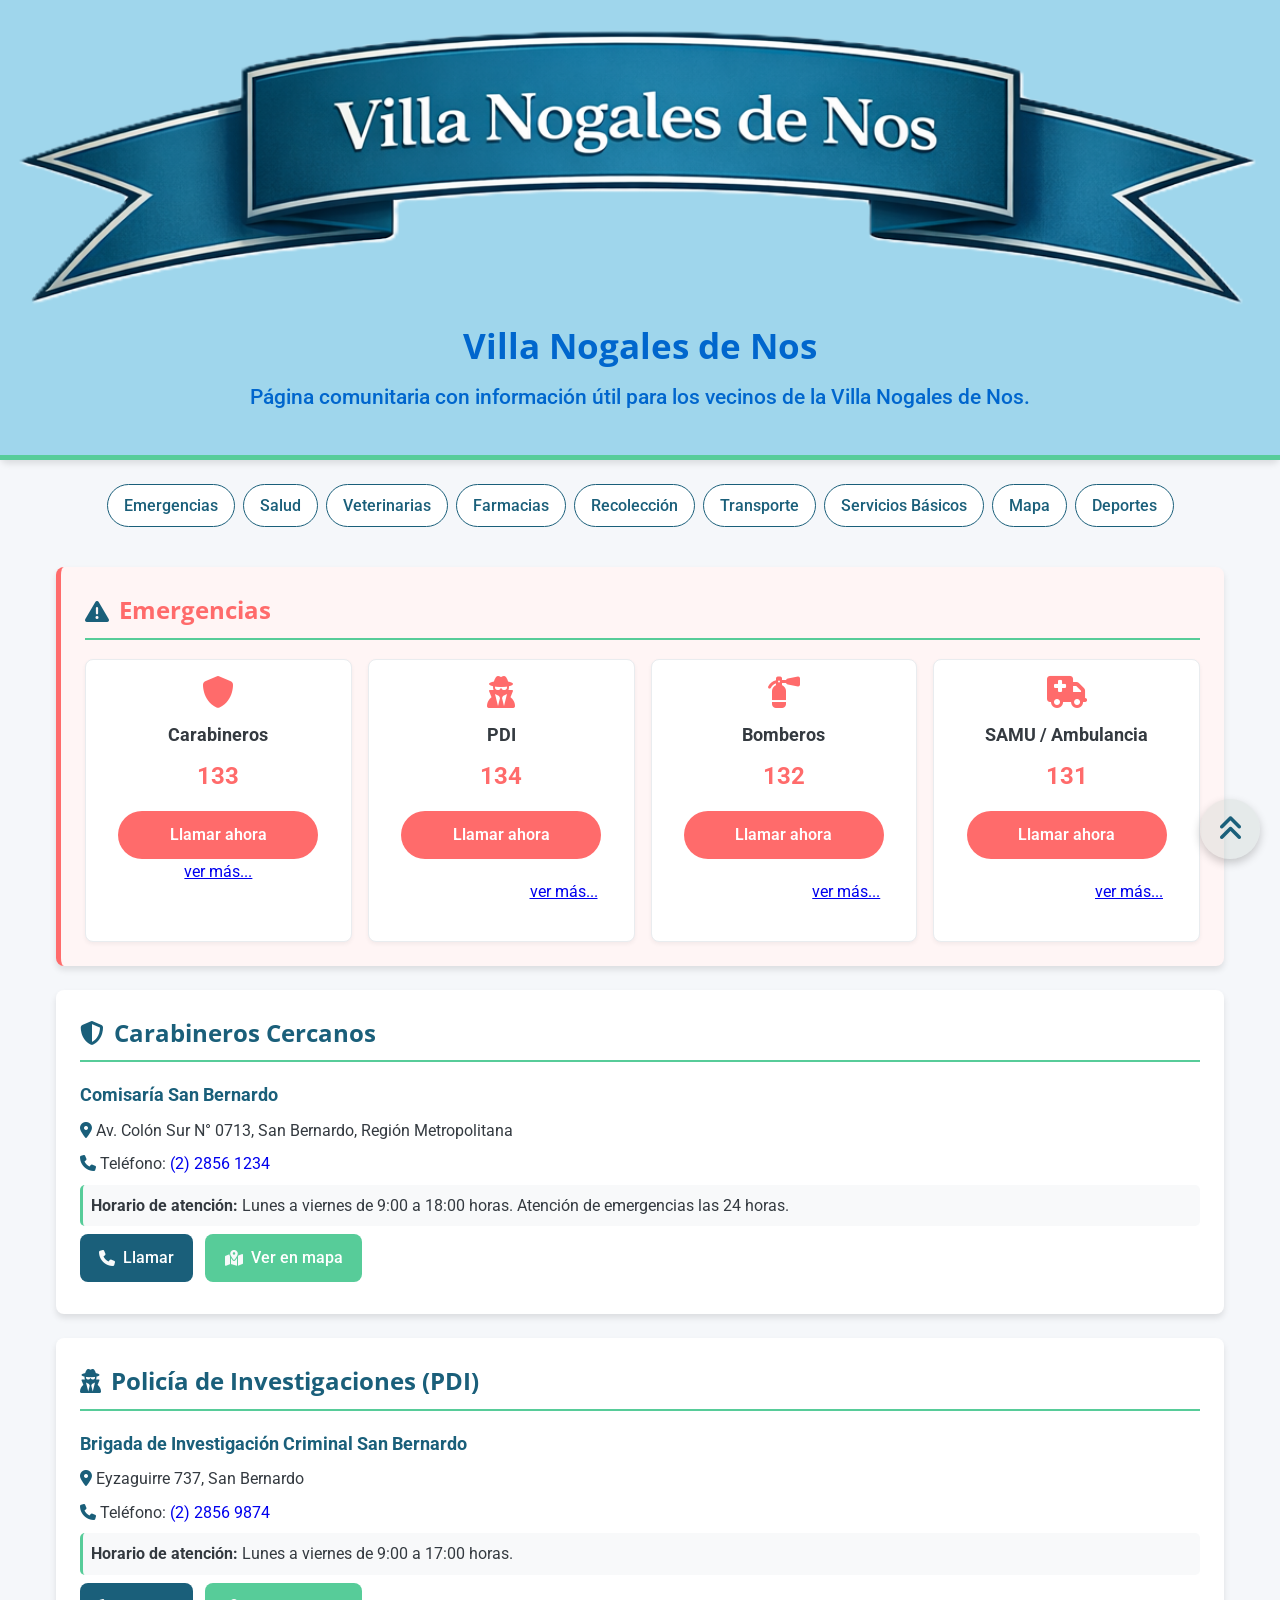
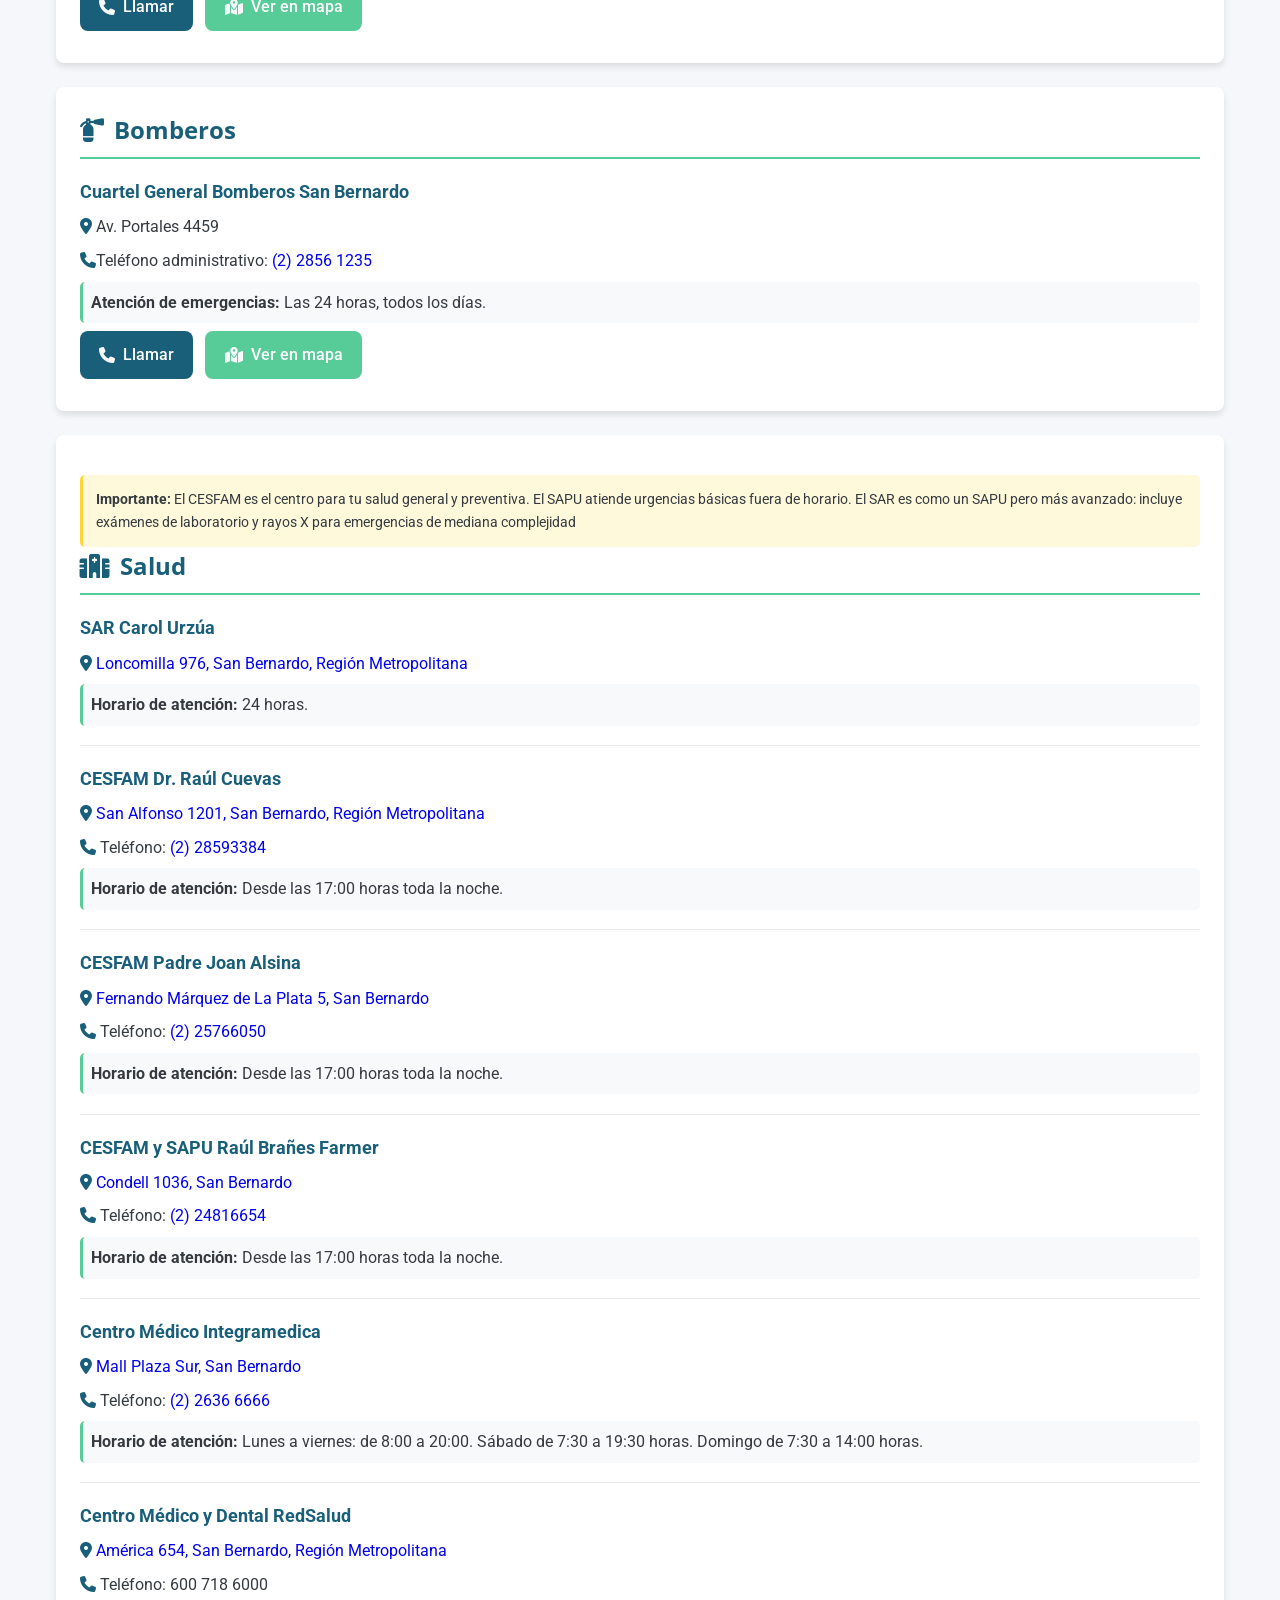
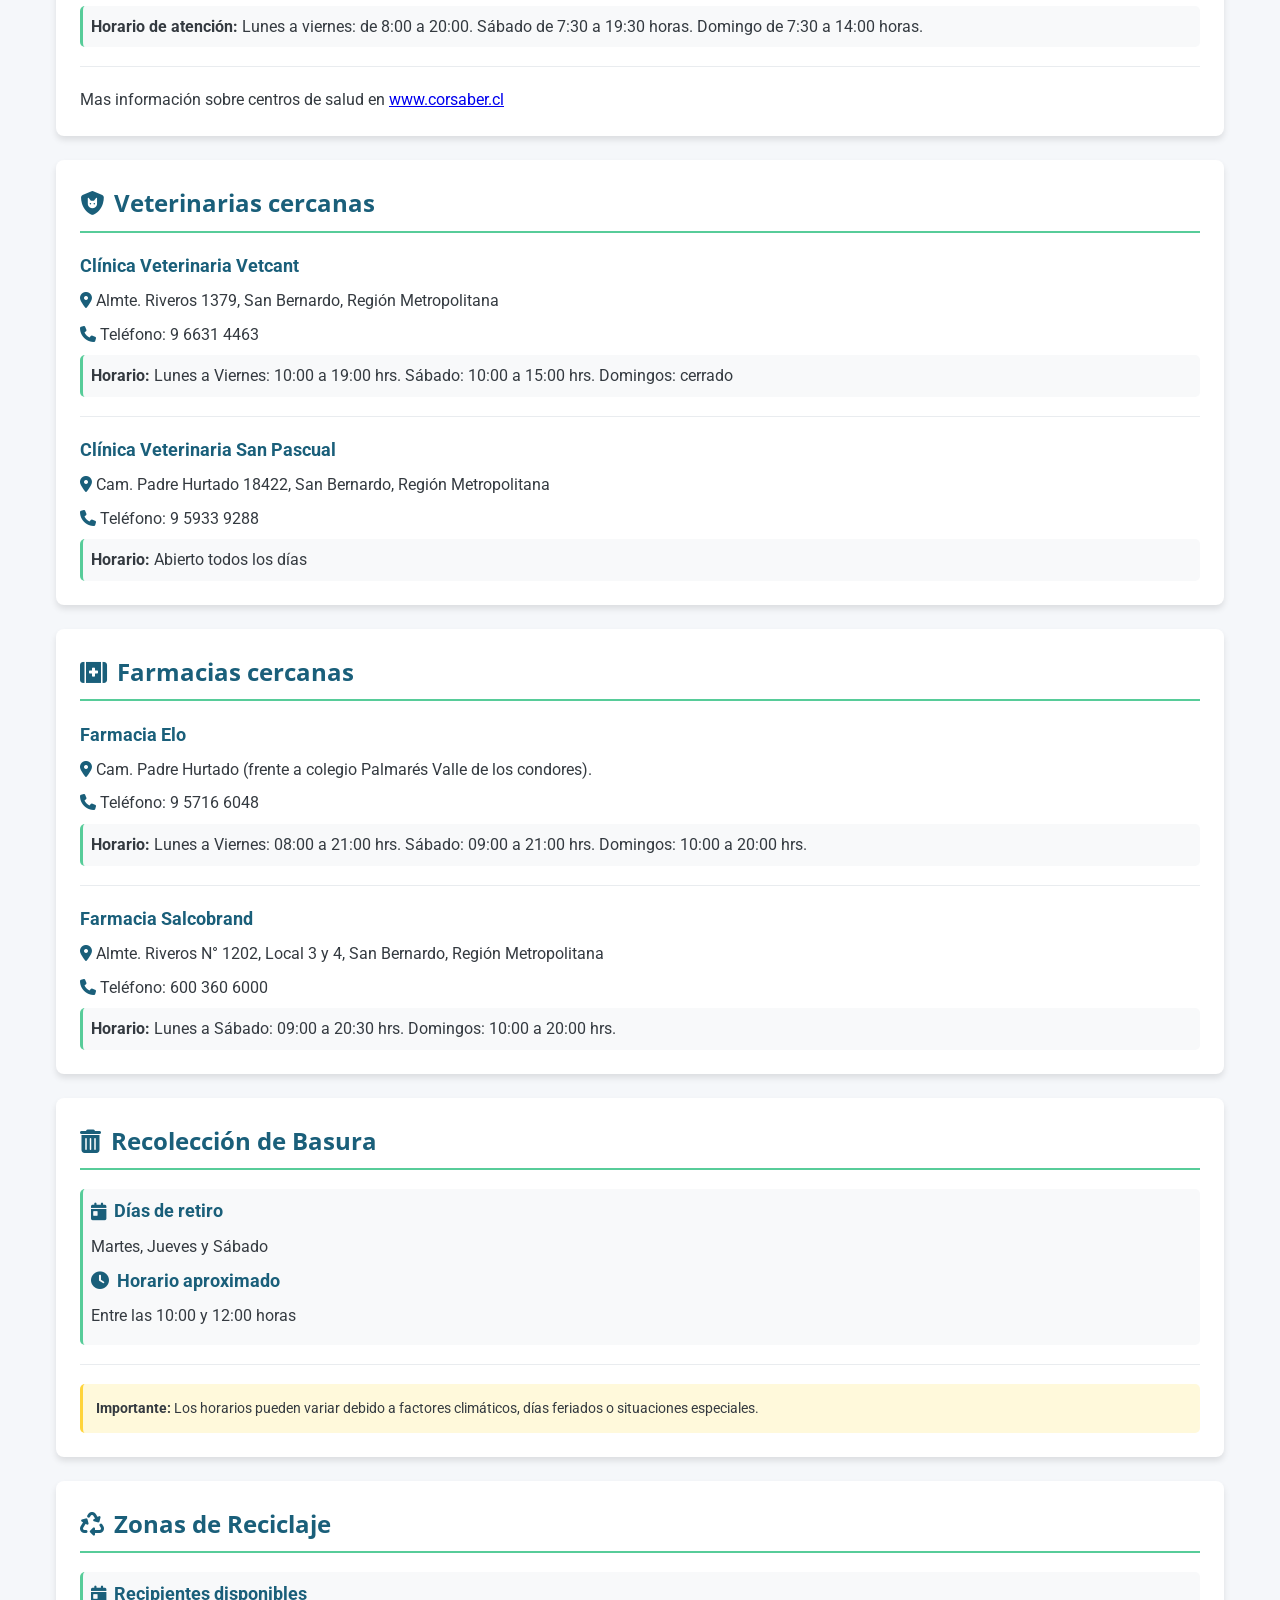
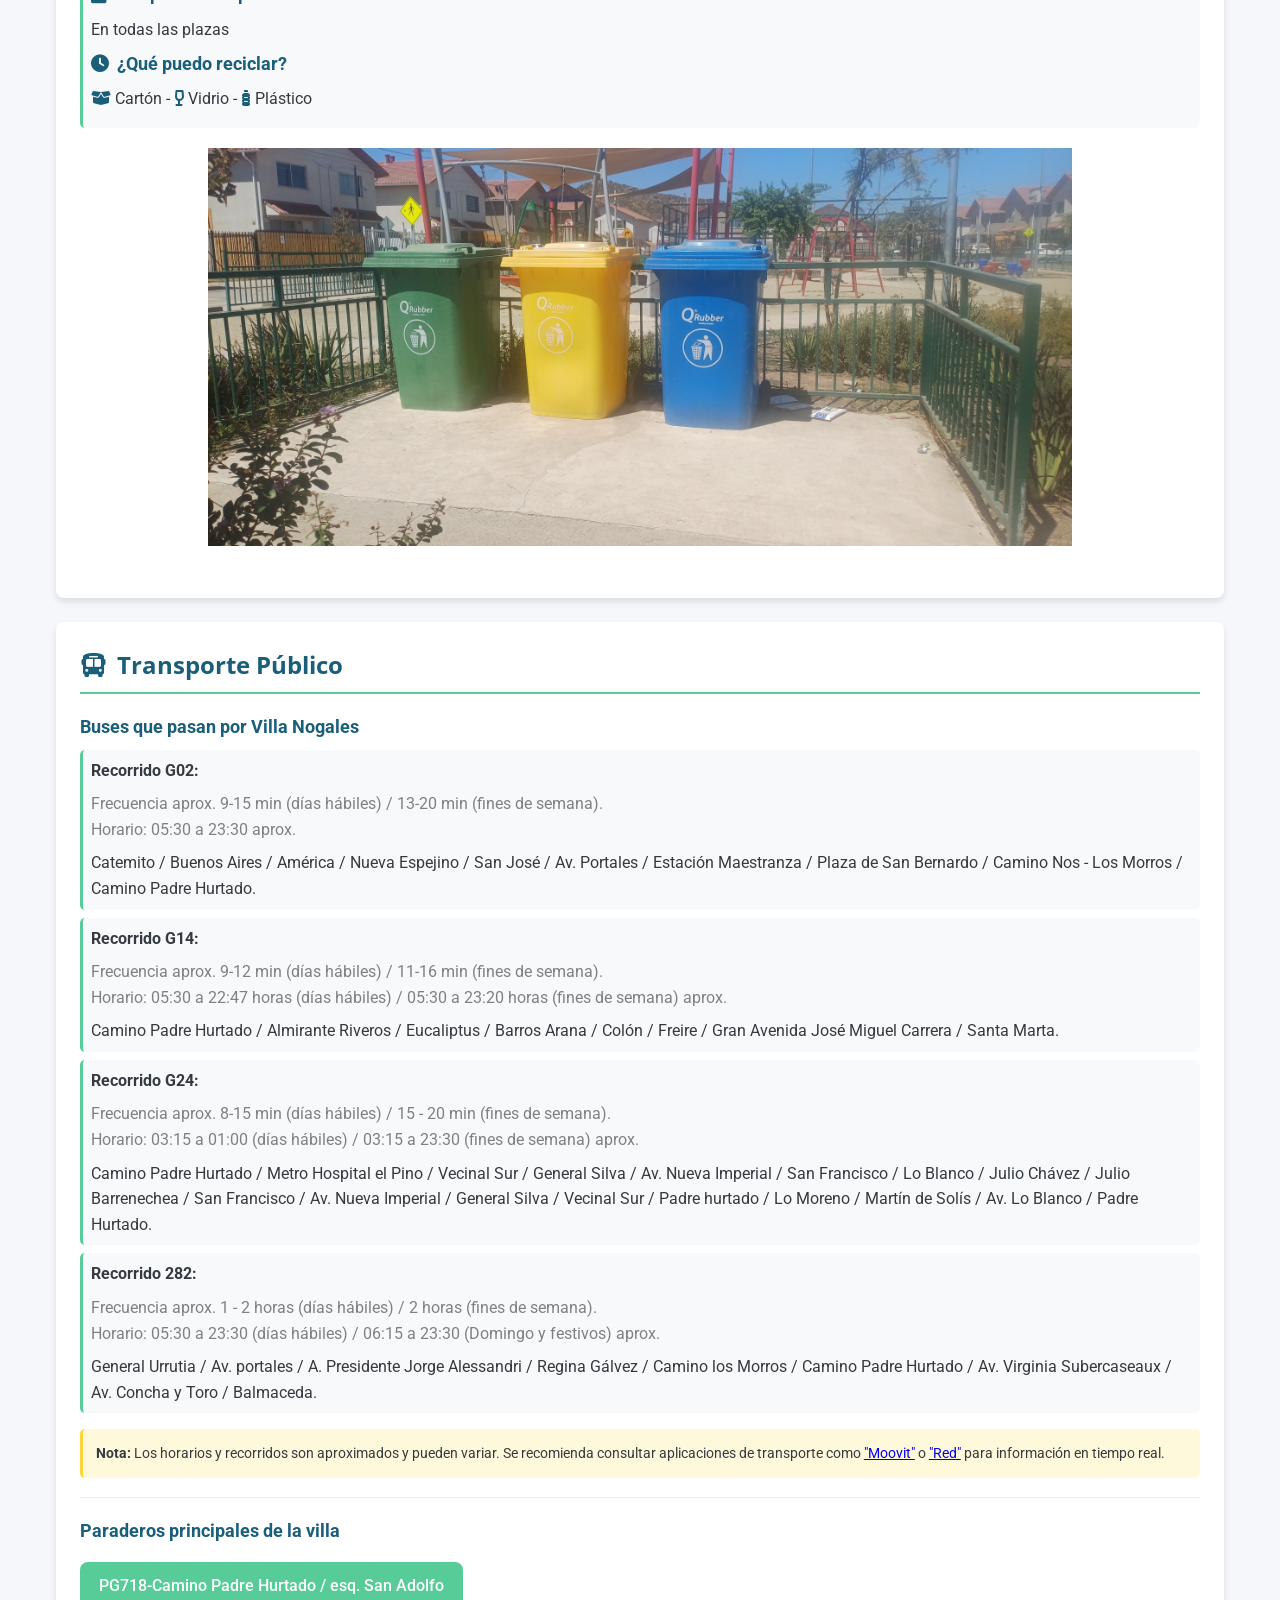
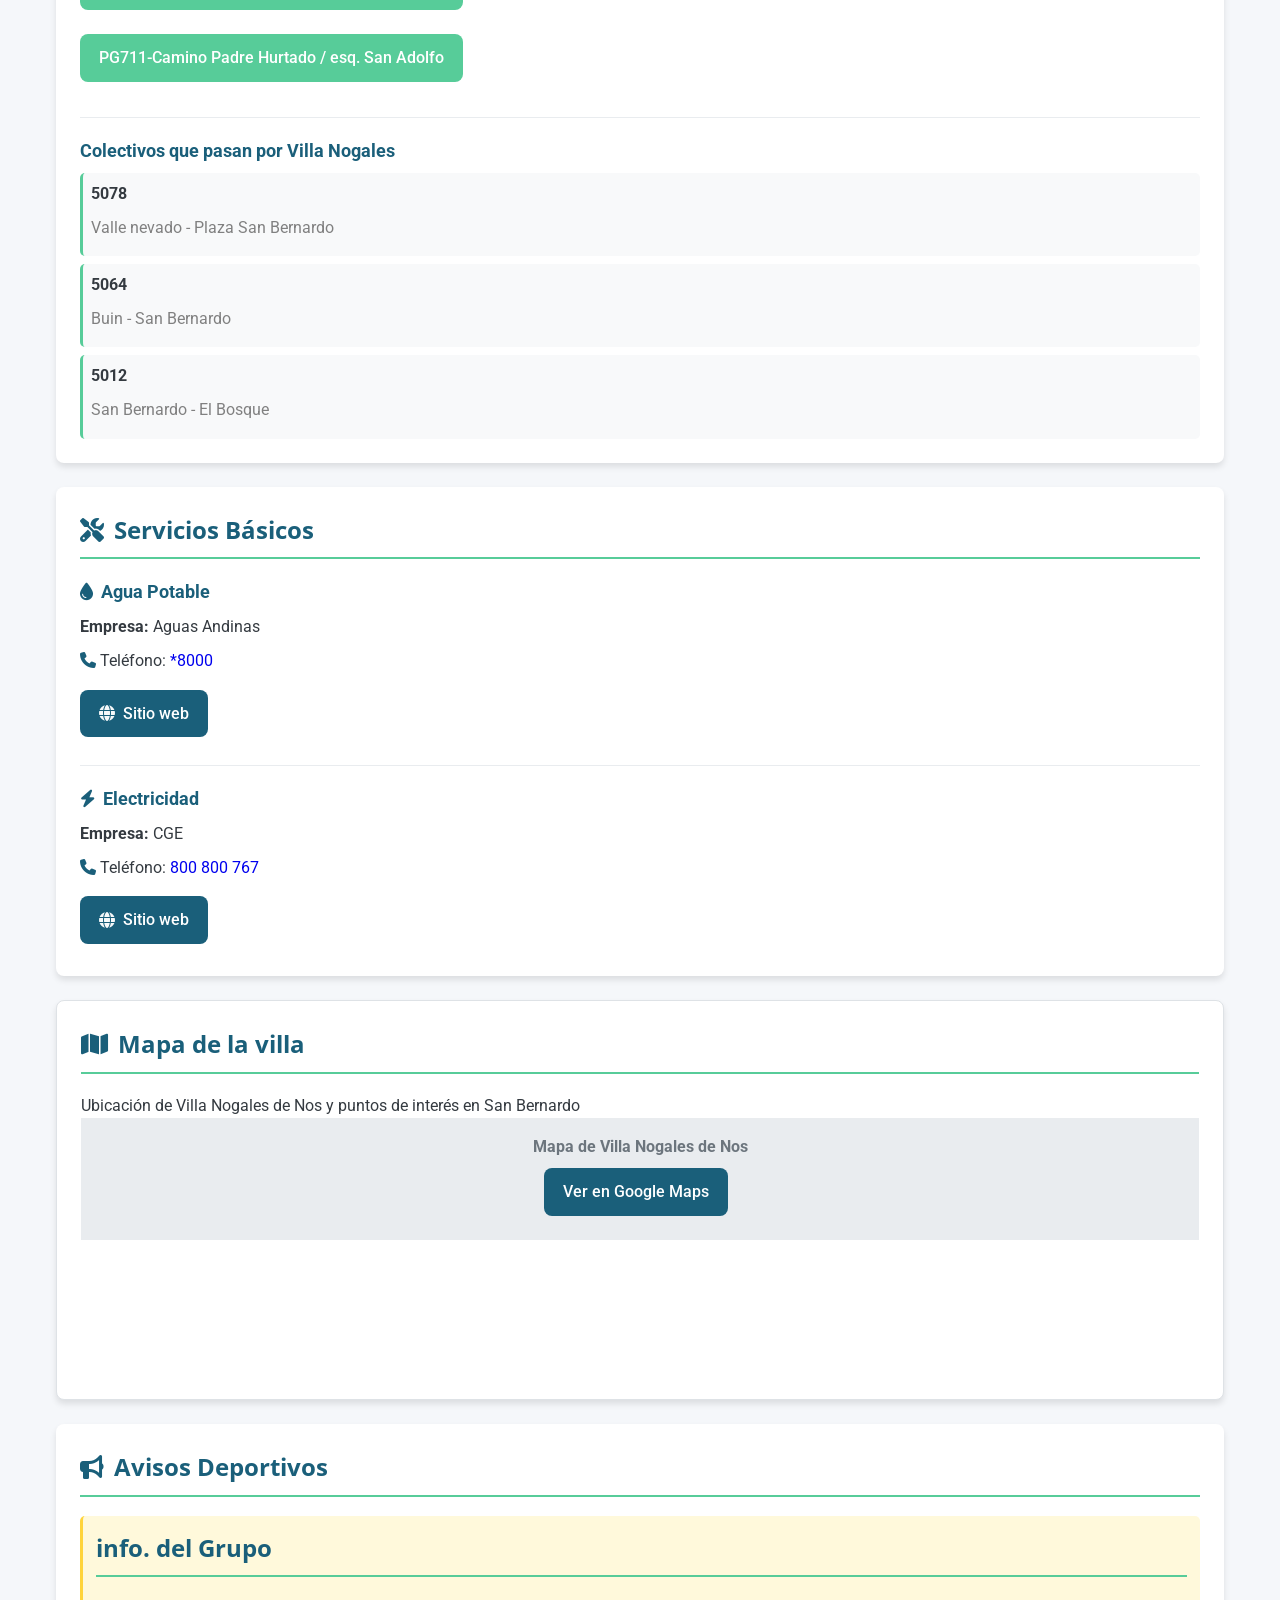
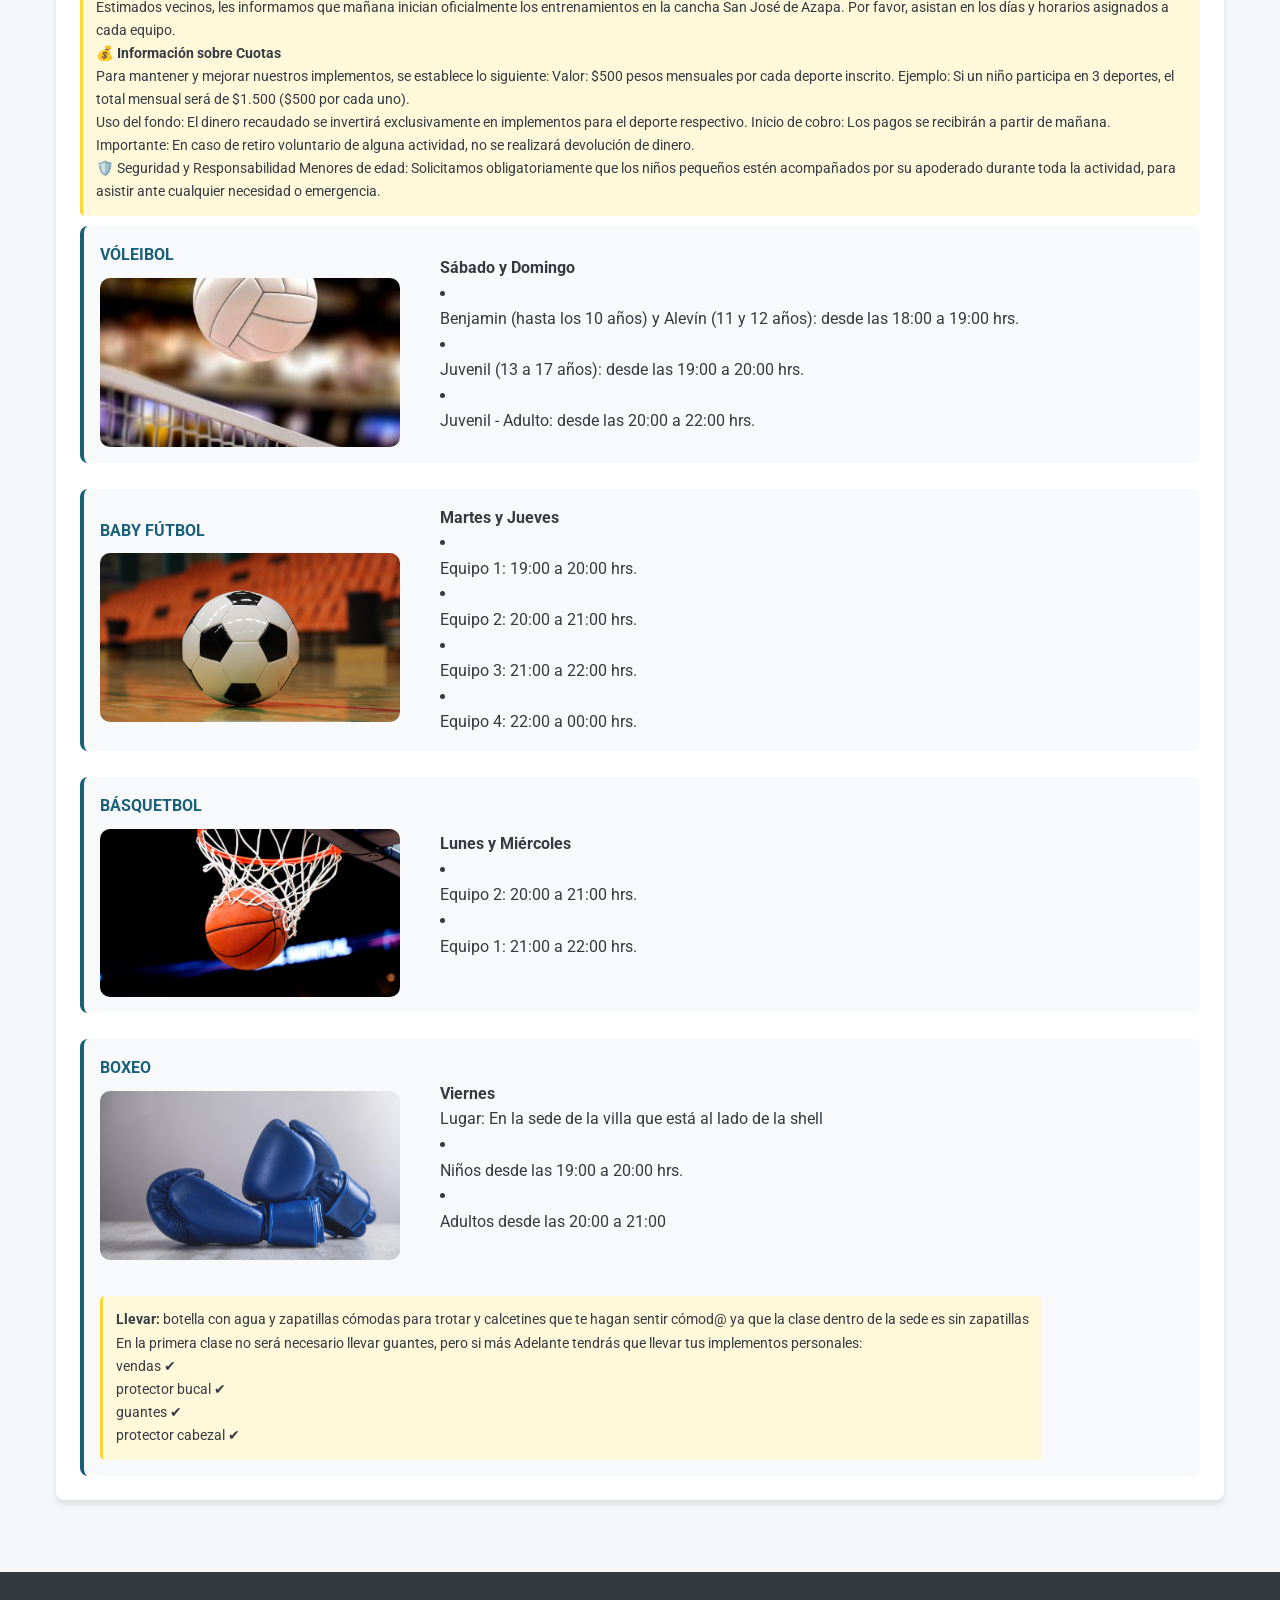
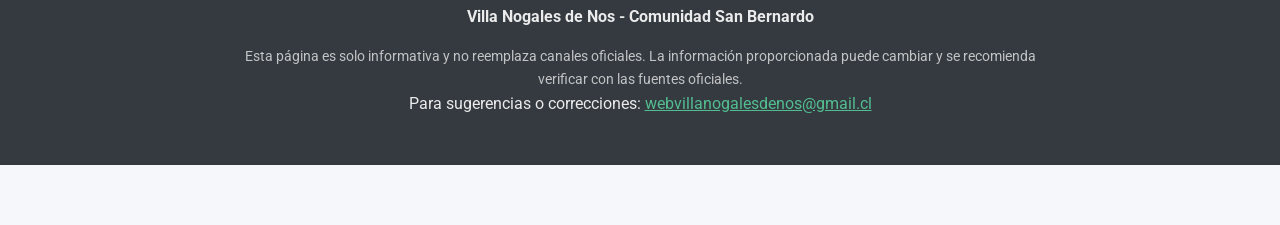
<file: index.html>
<!DOCTYPE html>
<html lang="es">

<head>
    <meta charset="UTF-8">
    <meta name="viewport" content="width=device-width, initial-scale=1.0">
    <meta name="description" content="Página comunitaria para residentes de la Villa Nogales de Nos. Información útil para vecinos: números de emergencia, reciclaje, talleres deportivos y datos importantes de la comunidad.">
    <meta name="google-site-verification" content="google-site-verification=KTT9WOVEJQnF9BmQwsBEOtLi5QhwuHuBvMeHC7LD_Rk" />
    <meta name="google-site-verification" content="KTT9WOVEJQnF9BmQwsBEOtLi5QhwuHuBvMeHC7LD_Rk" />
    <meta name="keywords" content="Villa Nogales de Nos, comunidad Nogales, reciclaje Nos, números emergencia Nos, San Bernardo Nos comunidad">
    <title>Villa Nogales de Nos | Información para la comunidad </title>
    <!-- <link rel="icon" type="image/png" sizes="48x48px" href="favicon.png"> -->
    <link rel="icon" type="image/png" sizes="16x16" href="favicon-16.png">
    <link rel="icon" type="image/png" sizes="32x32" href="favicon-32.png">
    <link rel="icon" type="image/png" sizes="48x48" href="favicon-48.png">
    <link rel="icon" type="image/png" sizes="64x64" href="favicon-64.png">
    <link rel="stylesheet" href="https://cdnjs.cloudflare.com/ajax/libs/font-awesome/6.4.0/css/all.min.css">
    <link href="https://fonts.googleapis.com/css2?family=Roboto:wght@300;400;500;700&family=Open+Sans:wght@400;600;700&display=swap" rel="stylesheet">
    <link rel="stylesheet" href="style.css">

</head>
<!-- Encabezado -->
<section id="header">
    <header>
        
        <div class="villa">

            <img id="emblema" src="/img/emblema.png" alt="Villa Nogales de Nos comunidad">
             <h1>Villa Nogales de Nos</h1>

                <h2>
                Página comunitaria con información útil para los vecinos
                de la Villa Nogales de Nos.
                </h2>
            <!-- <h2>Bienvenidos a la página de la <strong>Villa Nogales de Nos</strong>.</h2>
            <p>Aquí encontrarás información de seguridad, emergencias, actividades y servicios comunitarios.</p> -->
        </div>

    </header>
</section>


<!-- Navegación rápida para móviles -->
<div class="nav-secciones">
    <a href="#emergencias" class="nav-btn">Emergencias</a>
    <a href="#salud" class="nav-btn">Salud</a>
    <a href="#veterinarias" class="nav-btn">Veterinarias</a>
    <a href="#farmacias" class="nav-btn">Farmacias</a>
    <a href="#basura" class="nav-btn">Recolección</a>
    <a href="#transporte" class="nav-btn">Transporte</a>
    <a href="#servicios" class="nav-btn">Servicios Básicos</a>
    <a href="#mapa" class="nav-btn">Mapa</a>
    <a href="#deportes" class="nav-btn">Deportes</a>
</div>


<main>
    <!-- Sección de Emergencias -->
    <section id="emergencias">
        <h3><i class="fas fa-exclamation-triangle"></i> Emergencias</h3>
        <div class="emergencia-grid">
            <div class="emergencia-item">
                <i class="fa-solid fa-shield"></i>
                <h4>Carabineros</h4>
                <div class="emergencia-numero">133</div>
                <a href="tel:133" class="btn-llamar">Llamar ahora</a>
                <div id="mas">
                    <a href="#carabineros"> ver más...</a>
                </div>
            </div>
            <div class="emergencia-item">
                <i class="fas fa-user-secret"></i>
                <h4>PDI</h4>
                <div class="emergencia-numero">134</div>
                <a href="tel:134" class="btn-llamar">Llamar ahora</a>
                <span>
                    <a href="#pdi"> ver más...</a>
                </span>
            </div>
            <div class="emergencia-item">
                <i class="fas fa-fire-extinguisher"></i>
                <h4>Bomberos</h4>
                <div class="emergencia-numero">132</div>
                <a href="tel:132" class="btn-llamar">Llamar ahora</a>
                <span>
                    <a href="#bomberos"> ver más...</a>
                </span>
            </div>
            <div class="emergencia-item">
                <i class="fas fa-ambulance"></i>
                <h4>SAMU / Ambulancia</h4>
                <div class="emergencia-numero">131</div>
                <a href="tel:131" class="btn-llamar">Llamar ahora</a>
                <span>
                    <a href="#salud"> ver más...</a>
                </span>
            </div>
        </div>
    </section>

    <!-- Sección de Carabineros -->
    <section id="carabineros">
        <h3><i class="fas fa-shield-alt"></i> Carabineros Cercanos</h3>
        <div class="info-item">
            <h4>Comisaría San Bernardo</h4>
            <p><i class="fas fa-map-marker-alt"></i> Av. Colón Sur N° 0713, San Bernardo, Región Metropolitana </p>
            <p><i class="fas fa-phone"></i> Teléfono: <a href="tel:+56228561234">(2) 2856 1234</a></p>
            <div class="horario">
                <strong>Horario de atención:</strong> Lunes a viernes de 9:00 a 18:00 horas. Atención de emergencias las 24 horas.
            </div>
            <a href="tel:+56228561234" class="btn-accion"><i class="fas fa-phone btn-style"></i> Llamar</a>
            <a href="https://www.google.com/maps/place/CARABINEROS+DE+CHILE+PREFECTURA+DEL+MAIPO+62+COMISARIA+SAN+BERNARDO/@-33.5944925,-70.686749,18z/data=!4m6!3m5!1s0x9662d96ed47aacef:0x773077b5d0248e8!8m2!3d-33.5943709!4d-70.6866336!16s%2Fg%2F1hdzzymvp?entry=ttu&g_ep=EgoyMDI2MDExMy4wIKXMDSoKLDEwMDc5MjA2OUgBUAM%3D" target="_blank" class="btn-accion secundario"><i class="fas fa-map-marked-alt btn-style "></i> Ver en mapa</a>
        </div>
    </section>

    <!-- Sección de PDI -->
    <section id="pdi">
        <h3><i class="fas fa-user-secret"></i> Policía de Investigaciones (PDI)</h3>
        <div class="info-item">
            <h4>Brigada de Investigación Criminal San Bernardo</h4>
            <p><i class="fas fa-map-marker-alt"></i> Eyzaguirre 737, San Bernardo</p>
            <p><i class="fas fa-phone"></i> Teléfono: <a href="tel:+56228569874">(2) 2856 9874</a></p>
            <div class="horario">
                <strong>Horario de atención:</strong> Lunes a viernes de 9:00 a 17:00 horas.
            </div>
            <!-- <p><strong>Emergencias PDI:</strong> <a href="tel:134">134</a></p> -->
            <a href="tel:+56228569874" class="btn-accion"><i class="fas fa-phone btn-style"></i> Llamar</a>
            <a href="https://maps.google.com/?q=Eyzaguirre 737, San Bernardo" target="_blank" class="btn-accion secundario"><i class="fas fa-map-marked-alt btn-style"></i> Ver en mapa</a>
        </div>
    </section>

    <!-- Sección de Bomberos -->
    <section id="bomberos">
        <h3><i class="fas fa-fire-extinguisher"></i> Bomberos</h3>
        <div class="info-item">
            <h4>Cuartel General Bomberos San Bernardo</h4>
            <p><i class="fas fa-map-marker-alt"></i> Av. Portales 4459</p>
            <!-- <p><strong>Teléfono de emergencias:</strong> <a href="tel:132">132</a></p> -->
            <p><i class="fas fa-phone"></i>Teléfono administrativo: <a href="tel:+56228561235">(2) 2856 1235</a></p>
            <div class="horario">
                <strong>Atención de emergencias:</strong> Las 24 horas, todos los días.
            </div>
            <a href="tel:132" class="btn-accion"><i class="fas fa-phone  btn-style"></i> Llamar</a>
            <a href="https://www.google.com/maps/@-33.6389166,-70.7081369,3a,90y,94.61h,86.45t/data=!3m7!1e1!3m5!1sJYqAmREFoTQdvKlwgzqKMw!2e0!6shttps:%2F%2Fstreetviewpixels-pa.googleapis.com%2Fv1%2Fthumbnail%3Fcb_client%3Dmaps_sv.tactile%26w%3D900%26h%3D600%26pitch%3D3.547947371715807%26panoid%3DJYqAmREFoTQdvKlwgzqKMw%26yaw%3D94.60558155013182!7i16384!8i8192?entry=ttu&g_ep=EgoyMDI2MDExMy4wIKXMDSoKLDEwMDc5MjA2OUgBUAM%3D" target="_blank" class="btn-accion secundario"><i class="fas fa-map-marked-alt btn-style"></i> Ver en mapa</a>
        </div>
    </section>

    <!-- Sección de Salud -->
    <section id="salud">
        <div class="nota">
            <strong>Importante:</strong> El CESFAM es el centro para tu salud general y preventiva. El SAPU atiende urgencias básicas fuera de horario. El SAR es como un SAPU pero más avanzado: incluye exámenes de laboratorio y rayos X para emergencias de mediana complejidad
        </div>
        <h3><i class="fas fa-hospital"></i> Salud</h3>
        <div class="info-item">
            <h4> SAR Carol Urzúa</h4>
            <p><i class="fas fa-map-marker-alt"></i> <a href="https://www.google.com/maps/place/SAR+Carol+Urz%C3%BAa/@-33.5767232,-70.7045271,17z/data=!4m14!1m7!3m6!1s0x9662dba7a7294d31:0xefb3955e13a320b5!2sSAR+Carol+Urz%C3%BAa!8m2!3d-33.5767232!4d-70.7045271!16s%2Fg%2F11h_jj1gmg!3m5!1s0x9662dba7a7294d31:0xefb3955e13a320b5!8m2!3d-33.5767232!4d-70.7045271!16s%2Fg%2F11h_jj1gmg?entry=ttu&g_ep=EgoyMDI2MDcwOC4wIKXMDSoASAFQAw%3D%3D">Loncomilla 976, San Bernardo, Región Metropolitana</a></p>
            <!-- <p><i class="fas fa-phone"></i> Teléfono: <a href="tel:+56228564567">(2) 2856 4567</a></p> -->
            <div class="horario">
                <strong>Horario de atención:</strong> 24 horas.
            </div>
        </div>
        <div class="info-item">
            <h4>CESFAM Dr. Raúl Cuevas</h4>
            <p><i class="fas fa-map-marker-alt"></i><a href="https://www.google.com/maps/place/CESFAM+Dr.+Ra%C3%BAl+Cuevas/@-33.5972155,-70.7148068,15z/data=!4m15!1m8!3m7!1s0x9662d94d1ff0a6e7:0x4972ff32c22669a4!2sNogales+1250,+San+Bernardo,+Regi%C3%B3n+Metropolitana!3b1!8m2!3d-33.5989788!4d-70.7152229!10e5!3m5!1s0x9662d94d6ece1f1f:0xd2ff93f82541129f!8m2!3d-33.5976326!4d-70.7148206!16s%2Fg%2F1hjgjjtct?entry=ttu&g_ep=EgoyMDI2MDcwOC4wIKXMDSoASAFQAw%3D%3D"> San Alfonso 1201, San Bernardo, Región Metropolitana</a></p>
            <p><i class="fas fa-phone"></i> Teléfono: <a href="tel:+56228593384">(2) 28593384</a></p>
            <div class="horario">
                <strong>Horario de atención:</strong> Desde las 17:00 horas toda la noche.
            </div>
        </div>
        <div class="info-item">
            <h4>CESFAM Padre Joan Alsina</h4>
            <p><i class="fas fa-map-marker-alt"></i> <a href="https://www.google.com/maps/place/CESFAM+Padre+Joan+Alsina/@-33.6141957,-70.7002549,17z/data=!3m1!4b1!4m6!3m5!1s0x9662d93cbcc83ab1:0xd72c5acdf14a27a5!8m2!3d-33.6142002!4d-70.69768!16s%2Fg%2F1hjgqn57j?entry=ttu&g_ep=EgoyMDI2MDcwOC4wIKXMDSoASAFQAw%3D%3D"> Fernando Márquez de La Plata 5, San Bernardo</a></p>
            <p><i class="fas fa-phone"></i> Teléfono: <a href="tel:+56225766050">(2) 25766050</a></p>
            <div class="horario">
                <strong>Horario de atención:</strong> Desde las 17:00 horas toda la noche.
            </div>
        </div>
        <div class="info-item">
            <h4>CESFAM y SAPU Raúl Brañes Farmer</h4>
            <p><i class="fas fa-map-marker-alt"></i><a href="https://www.google.com/maps/place/CESFAM+y+SAPU+Ra%C3%BAl+Bra%C3%B1es+Farmer/@-33.598759,-70.6829407,17z/data=!3m1!4b1!4m6!3m5!1s0x9662d9727dc91ee7:0xa755c504238a9816!8m2!3d-33.5987635!4d-70.6803658!16s%2Fg%2F1tfcdcvh?entry=ttu&g_ep=EgoyMDI2MDcwOC4wIKXMDSoASAFQAw%3D%3D"> Condell 1036, San Bernardo</a></p>
            <p><i class="fas fa-phone"></i> Teléfono: <a href="tel:+56224816654">(2) 24816654</a></p>
            <div class="horario">
                <strong>Horario de atención:</strong> Desde las 17:00 horas toda la noche.
            </div>
        </div>
        <div class="info-item">
            <h4>Centro Médico Integramedica</h4>
            <p><i class="fas fa-map-marker-alt"></i><a href="https://www.google.com/maps/place/IntegraM%C3%A9dica+Plaza+Sur/@-33.6316593,-70.7129362,17z/data=!3m1!4b1!4m6!3m5!1s0x9662d8d0b0f48a3d:0x90bfb1c5fb80dd00!8m2!3d-33.6316638!4d-70.7103613!16s%2Fg%2F1q645x2ht?entry=ttu&g_ep=EgoyMDI2MDcwOC4wIKXMDSoASAFQAw%3D%3D"> Mall Plaza Sur, San Bernardo </a></p>
            <p><i class="fas fa-phone"></i> Teléfono: <a href="tel:+56226366666">(2) 2636 6666</a></p>
            <div class="horario">
                <strong>Horario de atención:</strong> Lunes a viernes: de 8:00 a 20:00.
                Sábado de 7:30 a 19:30 horas.
                Domingo de 7:30 a 14:00 horas.
            </div>
        </div>
        <div class="info-item">
            <h4>Centro Médico y Dental RedSalud</h4>
            <p><i class="fas fa-map-marker-alt"></i><a href="https://www.google.com/maps/place/Centro+M%C3%A9dico+y+Dental+RedSalud+San+Bernardo/@-33.5943038,-70.7104427,3a,16.5y,259.39h,104.7t/data=!3m7!1e1!3m5!1sqRdCz4W2umAh47jyHev_Rw!2e0!6shttps:%2F%2Fstreetviewpixels-pa.googleapis.com%2Fv1%2Fthumbnail%3Fcb_client%3Dmaps_sv.tactile%26w%3D900%26h%3D600%26pitch%3D-14.696288190344589%26panoid%3DqRdCz4W2umAh47jyHev_Rw%26yaw%3D259.3921823684304!7i16384!8i8192!4m14!1m7!3m6!1s0x9662d951b82af38f:0xddbf7020a8079ba!2sCentro+M%C3%A9dico+y+Dental+RedSalud+San+Bernardo!8m2!3d-33.5940666!4d-70.7105529!16s%2Fg%2F11bbrkqyfk!3m5!1s0x9662d951b82af38f:0xddbf7020a8079ba!8m2!3d-33.5940666!4d-70.7105529!16s%2Fg%2F11bbrkqyfk?entry=ttu&g_ep=EgoyMDI2MDcwOC4wIKXMDSoASAFQAw%3D%3D"> América 654, San Bernardo, Región Metropolitana </a></p>
            <p><i class="fas fa-phone"></i> Teléfono: 600 718 6000</p>
            <div class="horario">
                <strong>Horario de atención:</strong> Lunes a viernes: de 8:00 a 20:00.
                Sábado de 7:30 a 19:30 horas.
                Domingo de 7:30 a 14:00 horas.
            </div>
        </div>
        <!-- <div class="info-item">
            <h4>Centro Médico y Dental Betannia</h4>
            <p><i class="fas fa-map-marker-alt"></i> Urmeneta 843, San Bernardo, Región Metropolitana</p>
            <p><i class="fas fa-phone"></i> Teléfono: <a href="tel:+56228135605">(2) 2813 5605</a></p>
            <div class="horario">
                <strong>Horario de atención:</strong> Lunes a viernes: de 8:30 a 19:00
                Sábado de 10:00 a 14:00 horas.
            </div>
        </div> -->

        <p>Mas información sobre centros de salud en <a href="http://www.corsaber.cl/interiores/salud/salud-minired-poniente.php" target="_blank">www.corsaber.cl</a></p>
    </section>

    <section id="veterinarias">
        <h3><i class="fa-solid fa-shield-cat"></i> Veterinarias cercanas</h3>
        <div class="info-item">
            <h4>Clínica Veterinaria Vetcant</h4>
            <p><i class="fas fa-map-marker-alt"></i> Almte. Riveros 1379, San Bernardo, Región Metropolitana</p>
            <p><i class="fas fa-phone"></i> Teléfono: <a href="tel:+56966314463"></a>9 6631 4463</p>
            <div class="horario">
                <strong>Horario:</strong> Lunes a Viernes: 10:00 a 19:00 hrs. Sábado: 10:00 a 15:00 hrs. Domingos: cerrado
            </div>
        </div>
        <div class="info-item">
            <h4>Clínica Veterinaria San Pascual</h4>
            <p><i class="fas fa-map-marker-alt"></i> Cam. Padre Hurtado 18422, San Bernardo, Región Metropolitana</p>
            <p><i class="fas fa-phone"></i> Teléfono: <a href="tel:+56959339288"></a>9 5933 9288</p>
            <div class="horario">
                <strong>Horario:</strong> Abierto todos los días
            </div>
        </div>

    </section>

    <!-- Sección de Recolección de Basura -->
    <section id="farmacias">

        <h3><i class="fa-solid fa-kit-medical"></i> Farmacias cercanas</h3>
        <div class="info-item">
            <h4>Farmacia Elo</h4>
            <p><i class="fas fa-map-marker-alt"></i> Cam. Padre Hurtado (frente a colegio Palmarés Valle de los condores).</p>
            <p><i class="fas fa-phone"></i> Teléfono: <a href="tel:+56957166048"></a>9 5716 6048</p>
            <div class="horario">
                <strong>Horario:</strong> Lunes a Viernes: 08:00 a 21:00 hrs. Sábado: 09:00 a 21:00 hrs. Domingos: 10:00 a 20:00 hrs.
            </div>
        </div>

        <div class="info-item">
            <h4>Farmacia Salcobrand</h4>
            <p><i class="fas fa-map-marker-alt"></i> Almte. Riveros N° 1202, Local 3 y 4, San Bernardo, Región Metropolitana</p>
            <p><i class="fas fa-phone"></i> Teléfono: <a href="tel:6003606000"></a>600 360 6000</p>
            <div class="horario">
                <strong>Horario:</strong> Lunes a Sábado: 09:00 a 20:30 hrs. Domingos: 10:00 a 20:00 hrs.
            </div>
        </div>

    </section>

    <!-- Sección de Recolección de Basura -->
    <section id="basura">

        <h3><i class="fas fa-trash-alt"></i> Recolección de Basura</h3>
        <div class="info-item">
            <div class="horario">
                <h4><i class="fas fa-calendar-day"></i> Días de retiro</h4>
                <p>Martes, Jueves y Sábado</p>
                <h4><i class="fas fa-clock"></i> Horario aproximado</h4>
                <p>Entre las 10:00 y 12:00 horas</p>
            </div>
        </div>

        <div class="nota">
            <strong>Importante:</strong> Los horarios pueden variar debido a factores climáticos, días feriados o situaciones especiales.
        </div>
    </section>

    <!-- Sección de reciclaje -->
    <section id="reciclaje">

        <h3><i class="fa-solid fa-recycle"></i> Zonas de Reciclaje</h3>
        <div class="info-item">
            <div class="horario">
                <h4><i class="fas fa-calendar-day"></i>Recipientes disponibles</h4>
                <p>En todas las plazas</p>
                <!-- </div>
                    <div class="info-item"> -->
                <h4><i class="fas fa-clock"></i>¿Qué puedo reciclar?</h4>
                <p><i class="fa-solid fa-box-open"></i> Cartón - <i class="fa-solid fa-wine-glass-empty"></i> Vidrio - <i class="fa-solid fa-bottle-water"></i> Plástico</p>
            </div>
            <div class="tac">
                <img src="/img/tachos.jpg" alt="tachos">
            </div>
        </div>

    </section>

    <!-- Sección de Transporte Público -->
    <section id="transporte">
        <h3><i class="fas fa-bus"></i> Transporte Público</h3>
        <div class="info-item">
            <h4>Buses que pasan por Villa Nogales</h4>
            <div class="horario">
                <p><strong> Recorrido G02:</strong>
                <div class="nota-simple"> Frecuencia aprox. 9-15 min (días hábiles) / 13-20 min (fines de semana).</div>
                <div class="nota-simple"> Horario: 05:30 a 23:30 aprox.</div>
                </p>
                Catemito / Buenos Aires / América / Nueva Espejino / San José / Av. Portales / Estación Maestranza / Plaza de San Bernardo / Camino Nos - Los Morros / Camino Padre Hurtado.
            </div>
            <div class="horario">
                <p><strong>Recorrido G14:</strong>
                <div class="nota-simple"> Frecuencia aprox. 9-12 min (días hábiles) / 11-16 min (fines de semana).</div>
                <div class="nota-simple"> Horario: 05:30 a 22:47 horas (días hábiles) / 05:30 a 23:20 horas (fines de semana) aprox.</div>
                </p>
                Camino Padre Hurtado / Almirante Riveros / Eucaliptus / Barros Arana / Colón / Freire / Gran Avenida José Miguel Carrera / Santa Marta.
            </div>

            <div class="horario">
                <p><strong>Recorrido G24:</strong>
                <div class="nota-simple">Frecuencia aprox. 8-15 min (días hábiles) / 15 - 20 min (fines de semana).</div>
                <div class="nota-simple">Horario: 03:15 a 01:00 (días hábiles) / 03:15 a 23:30 (fines de semana) aprox. </div>
                </p>
                Camino Padre Hurtado / Metro Hospital el Pino / Vecinal Sur / General Silva / Av. Nueva Imperial / San Francisco / Lo Blanco / Julio Chávez / Julio Barrenechea / San Francisco / Av. Nueva Imperial / General Silva / Vecinal Sur / Padre hurtado / Lo Moreno / Martín de Solís / Av. Lo Blanco / Padre Hurtado.

            </div>
            <div class="horario">
                <p><strong>Recorrido 282:</strong>
                <div class="nota-simple">Frecuencia aprox. 1 - 2 horas (días hábiles) / 2 horas (fines de semana).</div>
                <div class="nota-simple">Horario: 05:30 a 23:30 (días hábiles) / 06:15 a 23:30 (Domingo y festivos) aprox. </div>
                </p>
                General Urrutia / Av. portales / A. Presidente Jorge Alessandri / Regina Gálvez / Camino los Morros / Camino Padre Hurtado / Av. Virginia Subercaseaux / Av. Concha y Toro / Balmaceda.


            </div>
            <div class="nota">
                <strong>Nota:</strong> Los horarios y recorridos son aproximados y pueden variar. Se recomienda consultar aplicaciones de transporte como <a href="https://moovitapp.com/es" target="_blank">"Moovit"</a> o <a href="https://www.red.cl" target="_blank"> "Red"</a> para información en tiempo real.
            </div>
        </div>
        <div class="info-item">
            <h4>Paraderos principales de la villa</h4>
            <p> <a href="https://www.google.com/maps/place/PG718-Camino+Padre+Hurtado+%2F+esq.+San+Adolfo/@-33.6423978,-70.6694648,44m/data=!3m1!1e3!4m6!3m5!1s0x9662d85fff096651:0x5ce236718912a8dd!8m2!3d-33.64237!4d-70.66942!16s%2Fg%2F11b6yd6q1h?entry=ttu&g_ep=EgoyMDI2MDIyNS4wIKXMDSoASAFQAw%3D%3D" target="_blank" class="btn-accion secundario"> PG718-Camino Padre Hurtado / esq. San Adolfo</a></p>
            <p> <a href="https://www.google.com/maps/place/PG711-Camino+Padre+Hurtado+%2F+esq.+San+Adolfo/@-33.6423613,-70.669491,65m/data=!3m1!1e3!4m6!3m5!1s0x9662d8f555f1e693:0xfc2edd3647ecffad!8m2!3d-33.64254!4d-70.66946!16s%2Fg%2F11b6yd4ddz?entry=ttu&g_ep=EgoyMDI2MDIyNS4wIKXMDSoASAFQAw%3D%3D" target="_blank" class="btn-accion secundario"> PG711-Camino Padre Hurtado / esq. San Adolfo </a></p>
        </div>

        <div class="info-item">

            <h4>Colectivos que pasan por Villa Nogales</h4>
            <div class="horario">
                <p><strong> 5078</strong>
                <div class="nota-simple"> Valle nevado - Plaza San Bernardo</div>
                </p>
            </div>
            <div class="horario">
                <p><strong> 5064</strong>
                <div class="nota-simple"> Buin - San Bernardo</div>
                </p>
            </div>
             <div class="horario">
                <p><strong> 5012</strong>
                <div class="nota-simple"> San Bernardo - El Bosque</div>
                </p>
            </div>
        </div>

    </section>

    <!-- Sección de Servicios Básicos -->
    <section id="servicios">
        <h3><i class="fas fa-tools"></i> Servicios Básicos</h3>
        <div class="info-item">
            <h4><i class="fas fa-tint"></i> Agua Potable</h4>
            <p><strong>Empresa:</strong> Aguas Andinas</p>
            <p><i class="fas fa-phone"></i> Teléfono: <a href="tel:*8000">*8000</a></p>
            <a href="https://www.aguasandinas.cl" target="_blank" class="btn-accion"> <i class="fa-solid fa-globe btn-style"></i> Sitio web</a>
        </div>
        <div class="info-item">
            <h4><i class="fas fa-bolt"></i> Electricidad</h4>
            <p><strong>Empresa:</strong> CGE</p>
            <p><i class="fas fa-phone"></i> Teléfono: <a href="tel:800800767">800 800 767</a></p>
            <a href="https://www.cge.cl/" target="_blank" class="btn-accion"> <i class="fa-solid fa-globe btn-style"></i> Sitio web</a>
        </div>
    </section>

    <!-- Sección de Educación
        <section id="educacion">
            <h3><i class="fas fa-graduation-cap"></i> Educación</h3>
            <div class="info-item">
                <h4>Jardín Junji la playa</h4>
                <p><i class="fas fa-map-marker-alt"></i>La Playa 2399, San Bernardo, Región Metropolitana</p>
                <p><i class="fas fa-phone"></i> Teléfono: <a href="tel:+56228563210">(2) 2856 3210</a></p>
                <p><strong>Tipo:</strong> Municipal</p>
            </div>
            <div class="info-item">
                <h4>Jardín Infantil Rayito de Sol</h4>
                <p><i class="fas fa-map-marker-alt"></i> Pasaje Los Nogales 250, San Bernardo</p>
                <p><i class="fas fa-phone"></i> Teléfono: <a href="tel:+56228569876">(2) 2856 9876</a></p>
                <p><strong>Tipo:</strong> Particular subvencionado</p>
            </div>
        </section> -->

    <!-- Sección de Mapa -->
    <section id="mapa">
        <h3><i class="fas fa-map"></i> Mapa de la villa</h3>
        <p>Ubicación de Villa Nogales de Nos y puntos de interés en San Bernardo</p>
        <div id="mapa-container">
            <div class="mapa-placeholder">
                <!-- <i class="fas fa-map-marked-alt"></i> -->
                <h4>Mapa de Villa Nogales de Nos</h4>
                <!-- <p>Ubicación de Villa en Google Maps</p> -->
                <a href="https://maps.google.com/?q=Villa+Nogales+de+Nos,+San+Bernardo,+Chile" target="_blank" class="btn-accion">Ver en Google Maps</a>
            </div>
        </div>
    </section>

    <!-- Sección de Junta de Vecinos -->
    <!-- <section id="junta">
            <h3><i class="fas fa-users"></i> Junta de Vecinos</h3>
            <div class="info-item">
                <h4>Junta de Vecinos Villa Nogales de Nos</h4>
                <p><strong>Presidente:</strong> Juan Pérez</p>
                <p><i class="fas fa-phone"></i> Teléfono: <a href="tel:+56987654321">9 8765 4321</a></p>
                <p><i class="fas fa-envelope"></i> Email: <a href="mailto:junta@villanogalesdenos.cl">junta@villanogalesdenos.cl</a></p>
                <div class="horario">
                    <strong>Reuniones:</strong> Primer miércoles de cada mes a las 19:00 horas en la sede comunitaria (Av. Nogales 1200).
                </div>
            </div>
        </section> -->

    <!-- Sección de deportes Comunitarios -->
    <section id="deportes">
        <h3><i class="fas fa-bullhorn"></i> Avisos Deportivos</h3>

        <div class="nota">
            <!-- <div class="nota-simple">Información obtenida desde el Grupo de whatsapp. Ante cualquier modificación favor comunicar para actualizar.</div> -->
            <h3>info. del Grupo</h3>
            <p>Estimados vecinos, les informamos que mañana inician oficialmente los entrenamientos en la cancha San José de Azapa. Por favor, asistan en los días y horarios asignados a cada equipo.</p>
            <strong>
                <p>💰 Información sobre Cuotas</p>
            </strong>
            <p>Para mantener y mejorar nuestros implementos, se establece lo siguiente:
                Valor: $500 pesos mensuales por cada deporte inscrito.
                Ejemplo: Si un niño participa en 3 deportes, el total mensual será de $1.500 ($500 por cada uno).</p>
            <p>Uso del fondo: El dinero recaudado se invertirá exclusivamente en implementos para el deporte respectivo.
                Inicio de cobro: Los pagos se recibirán a partir de mañana.</p>
            <p>Importante: En caso de retiro voluntario de alguna actividad, no se realizará devolución de dinero.</p>
            🛡️ Seguridad y Responsabilidad
            Menores de edad: Solicitamos obligatoriamente que los niños pequeños estén acompañados por su apoderado durante toda la actividad,
            para asistir ante cualquier necesidad o emergencia.
        </div>
        <div class="avisos-container">
            <div class="aviso">
                <div class="titulo-img">
                    <h4>VÓLEIBOL</h4>
                    <img src="/img/voleibol.jpg" alt="voleibol">
                </div>

                <div class="texto">
                    <strong>
                        <p class="fecha">Sábado y Domingo</p>
                    </strong>
                    <li>
                        <p>Benjamin (hasta los 10 años) y Alevín (11 y 12 años): desde las 18:00 a 19:00 hrs.</p>
                    </li>
                    <li>
                        <p>Juvenil (13 a 17 años): desde las 19:00 a 20:00 hrs.</p>
                    </li>
                    <li>
                        <p>Juvenil - Adulto: desde las 20:00 a 22:00 hrs.</p>
                    </li>
                </div>
            </div>
            <div class="aviso">
                <div class="titulo-img">
                    <h4>BABY FÚTBOL</h4>
                    <img src="/img/futball.jpg" alt="voleibol">
                </div>
                <div class="texto">
                <strong>
                    <p class="fecha">Martes y Jueves</p>
                </strong>
                <li>
                    <p>Equipo 1: 19:00 a 20:00 hrs.</p>
                </li>
                <li>
                    <p>Equipo 2: 20:00 a 21:00 hrs.</p>
                </li>
                <li>
                    <p>Equipo 3: 21:00 a 22:00 hrs.</p>
                </li>
                <li>
                    <p>Equipo 4: 22:00 a 00:00 hrs.</p>
                </li>
                </div>
            </div>
            <div class="aviso">
                <div class="titulo-img">
                <h4>BÁSQUETBOL</h4>
                <img src="/img/basquetball.avif" alt="voleibol">
                </div>
                <div class="texto">
                <strong>
                    <p class="fecha">Lunes y Miércoles</p>
                </strong>
                <li>
                    <p>Equipo 2: 20:00 a 21:00 hrs.</p>
                </li>
                <li>
                    <p>Equipo 1: 21:00 a 22:00 hrs.</p>
                </li>
            </div>
            </div>
            <div class="aviso">
                <div class="titulo-img">
                <h4>BOXEO</h4>
                <img src="/img/boxing.jpg" alt="voleibol">
                </div>
                <div class="texto">
                <strong>
                    <p class="fecha">Viernes</p>
                </strong>
                <p>Lugar: En la sede de la villa que está al lado de la shell</p>
                <li>
                    <p> Niños desde las 19:00 a 20:00 hrs.</p>
                </li>
                <li>
                    <p>Adultos desde las 20:00 a 21:00</p>
                </li>
                </div>
                <div class="nota">
                    <p><strong>Llevar:</strong> botella con agua y zapatillas cómodas para trotar y calcetines
                        que te hagan sentir cómod@ ya que la clase dentro de la sede es sin zapatillas</p>
                    <p>En la primera clase no será necesario llevar guantes, pero si más Adelante tendrás
                        que llevar tus implementos personales:</p>
                    <ul type="circle">
                        <p>vendas ✔ </p>
                        <p>protector bucal ✔</p>
                        <p>guantes ✔</p>
                        <p>protector cabezal ✔</p>
                    </ul>
                </div>

            </div>
        </div>
    </section>

    <!-- Sección de Preguntas Frecuentes -->
    <!-- <section id="faq">
            <h3><i class="fas fa-question-circle"></i> Preguntas Frecuentes</h3>
            <div class="faq-item">
                <div class="faq-pregunta">
                    <span>¿Qué hacer si no pasó el camión de basura?</span>
                    <i class="fas fa-chevron-down"></i>
                </div>
                <div class="faq-respuesta">
                    <p>Si el camión de basura no pasó en el horario habitual, puedes comunicarte con la Dirección de Aseo y Ornato de la Municipalidad de San Bernardo al teléfono (2) 2857 1234. También puedes reportar la situación a través de la aplicación "San Bernardo Muni".</p>
                </div>
            </div>
            <div class="faq-item">
                <div class="faq-pregunta">
                    <span>¿Dónde denunciar ruidos molestos?</span>
                    <i class="fas fa-chevron-down"></i>
                </div>
                <div class="faq-respuesta">
                    <p>Las denuncias por ruidos molestos se realizan en Carabineros (133) o en la SEC (Superintendencia de Electricidad y Combustibles) al 600 600 6060 si se trata de establecimientos comerciales. También puedes contactar a la unidad de medio ambiente de la municipalidad.</p>
                </div>
            </div>
            <div class="faq-item">
                <div class="faq-pregunta">
                    <span>¿Dónde acudir en una emergencia médica?</span>
                    <i class="fas fa-chevron-down"></i>
                </div>
                <div class="faq-respuesta">
                    <p>Para emergencias médicas, llama al SAMU (131) o acude al SAPU más cercano (Av. Freire 850). Si la emergencia es de menor gravedad, puedes acudir al CESFAM Villa Nogales en su horario de atención.</p>
                </div>
            </div>
            <div class="faq-item">
                <div class="faq-pregunta">
                    <span>¿Cómo reportar una luminaria dañada?</span>
                    <i class="fas fa-chevron-down"></i>
                </div>
                <div class="faq-respuesta">
                    <p>Puedes reportar luminarias dañadas llamando a la Dirección de Tránsito y Ornato de la Municipalidad de San Bernardo al (2) 2857 5678 o a través de la página web del municipio en la sección de "Reportes ciudadanos".</p>
                </div>
            </div>
        </section> -->
    <div class="visit">
        <!-- Elfsight Visitor Counter | Untitled Visitor Counter -->
        <script src="https://elfsightcdn.com/platform.js" async></script>
        <div class="elfsight-app-8605ae83-fab0-4d76-a6f9-1aa17f32de6d" data-elfsight-app-lazy></div>
    </div>

    <?php

    $archivo = "cont.txt";

    $visitas = file_get_contents($archivo);

    $visitas++;

    file_put_contents($archivo, $visitas);

    // echo "Visitas a la página de la comunidad: " . $visitas;     

    ?>

</main>

<!-- Pie de página -->
<footer>
    <p><strong>Villa Nogales de Nos - Comunidad San Bernardo</strong></p>
    <p class="legal-info">Esta página es solo informativa y no reemplaza canales oficiales. La información proporcionada puede cambiar y se recomienda verificar con las fuentes oficiales.</p>
    <!-- <p class="actualizacion">Última actualización: <span id="fecha-actualizacion"></span></p> -->
    <p>Para sugerencias o correcciones: <a href="mailto:webvillanogalesdenos@gmail.com" style="color: var(--secondary-color);">webvillanogalesdenos@gmail.cl</a></p>

</footer>

<!-- boton para subir  -->
<p>
    <a href="#header" class="subir-share">
        <i class="fa-solid fa-angles-up"></i>
    </a>
</p>
<!-- Botón flotante para compartir por WhatsApp -->
<p>
    <a href="https://api.whatsapp.com/send?text=Mira%20esta%20página%20comunitaria%20de%20Villa%20Nogales%20de%20Nos%3A%20" class="whatsapp-share" id="whatsapp-share">
        <i class="fab fa-whatsapp"></i>
    </a>
</p>

<script src="script.js"></script>
<!-- <a href="https://wa.me/56984365044?text=Hola%20vi%20la%20pagina%20de%20la%20villa%20y%20me%20interesa%20una%20pagina%20web"
    class="btn-web">
    💻 Crear página web
</a>
<div class="flayer">
<a href="/servicios.html#card-flayer"
    class="btn-flayer">
    <img src="/img/flayer.png" id="flayer"> Flayer personalizados
</a>
</div> -->

<!-- <section class="promo-web">
    <h2>¿Tienes un emprendimiento en la comunidad?</h2>

    <p>
        Si necesitas una página web para tu negocio o emprendimiento,
        también puedo ayudarte a crear una.
    </p>

    <ul>
        <li>✔️ Diseño moderno</li>
        <li>✔️ Adaptada para celulares</li>
        <li>✔️ Botón directo a WhatsApp</li>
        <li>✔️ Ideal para emprendedores</li>
    </ul>

    <a href="/servicios.html" class="btn-contacto">Conocer más</a>
    <!-- <a href="https://wa.me/56984365044?text=Hola%20me%20gustaria%20tener%20mayor%20información%20para%20tener%20mi%20página%20web."
        class="btn-contacto">Solicitar información</a> -->

<!-- </section> -->
</body>


</html>
</file>
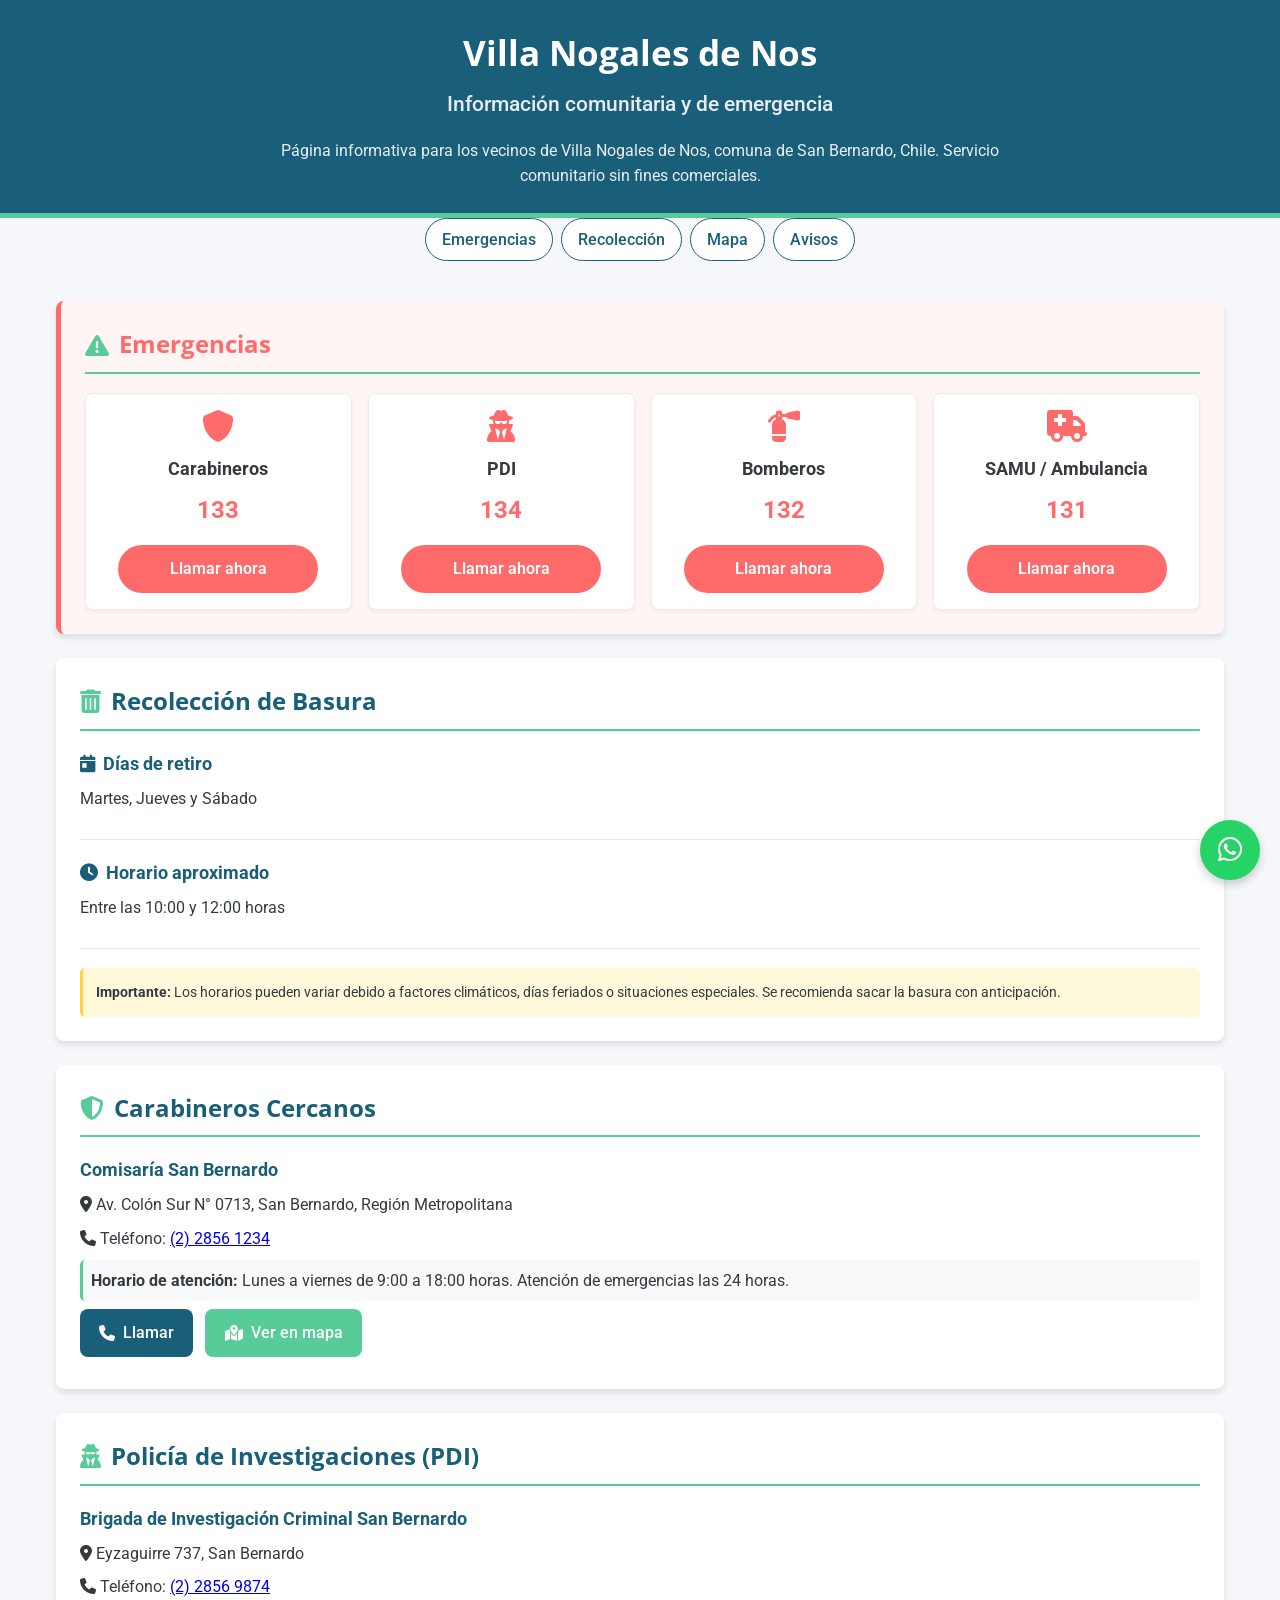
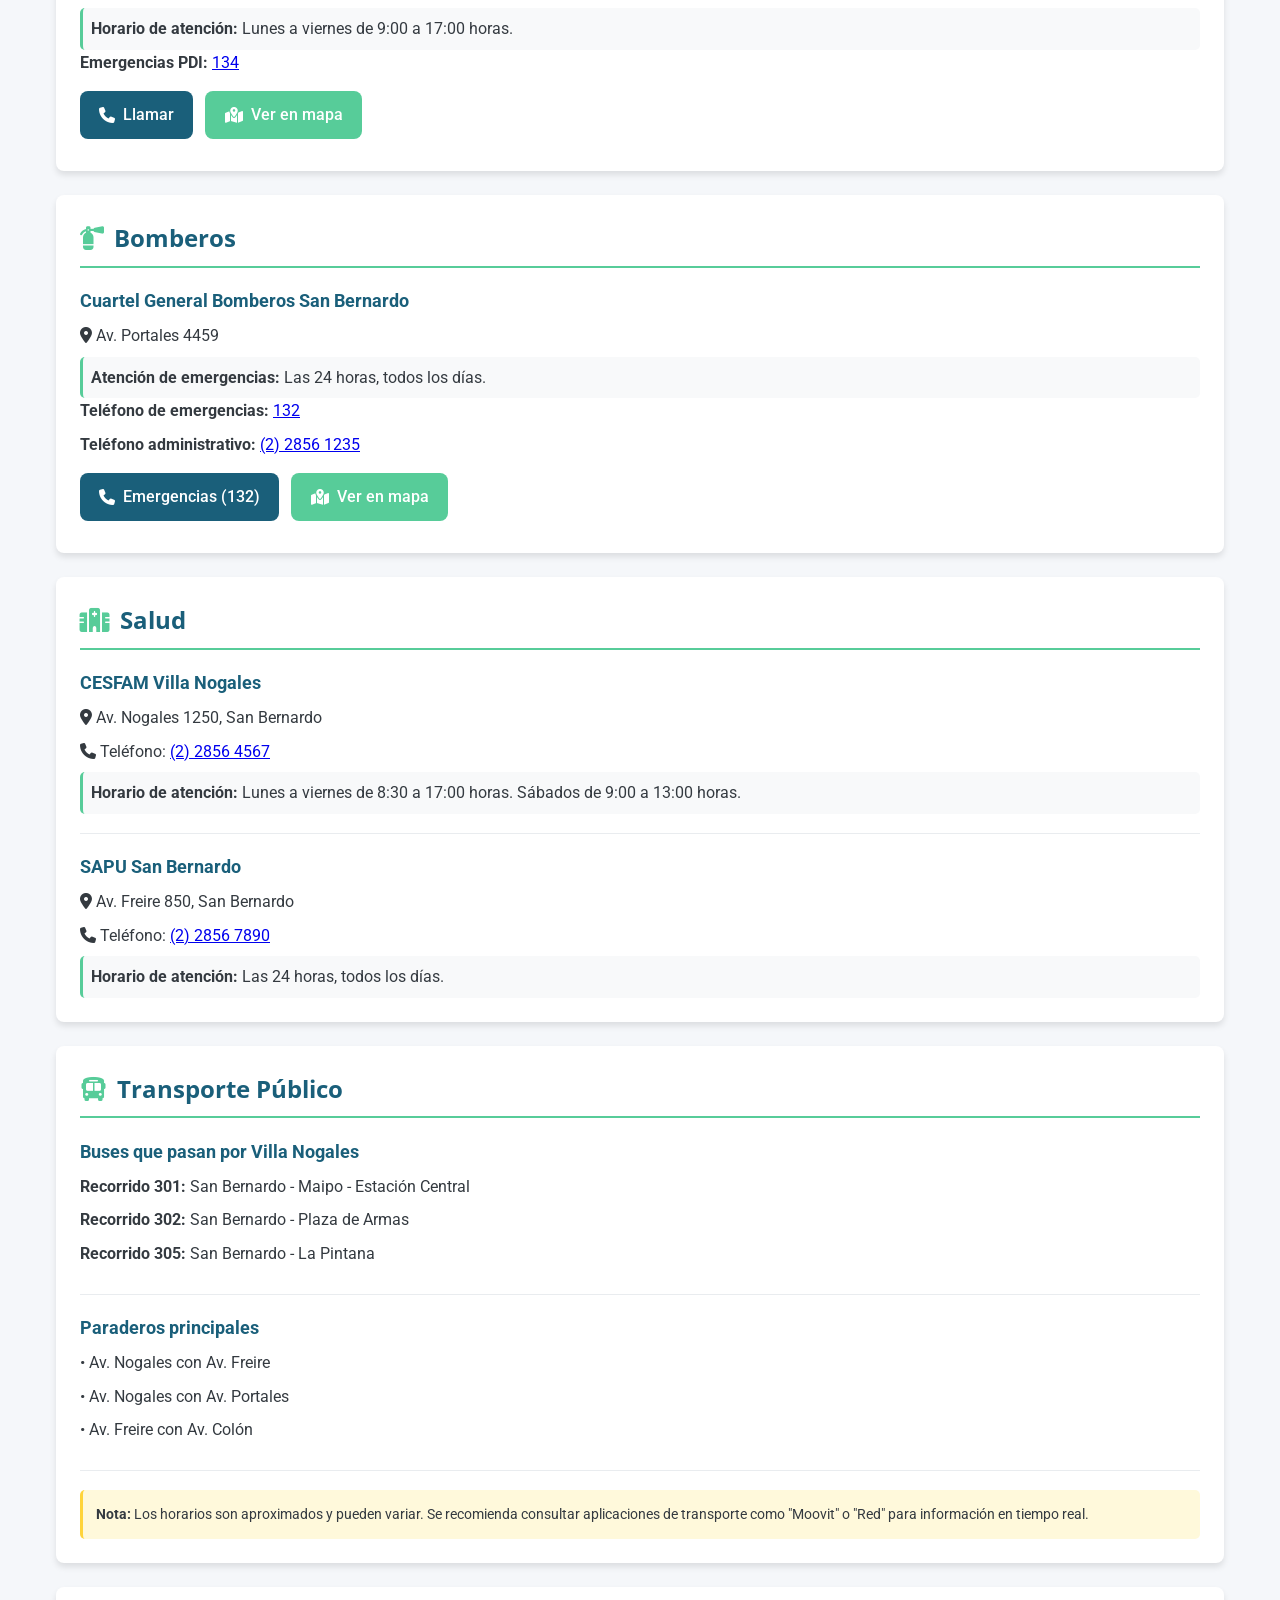
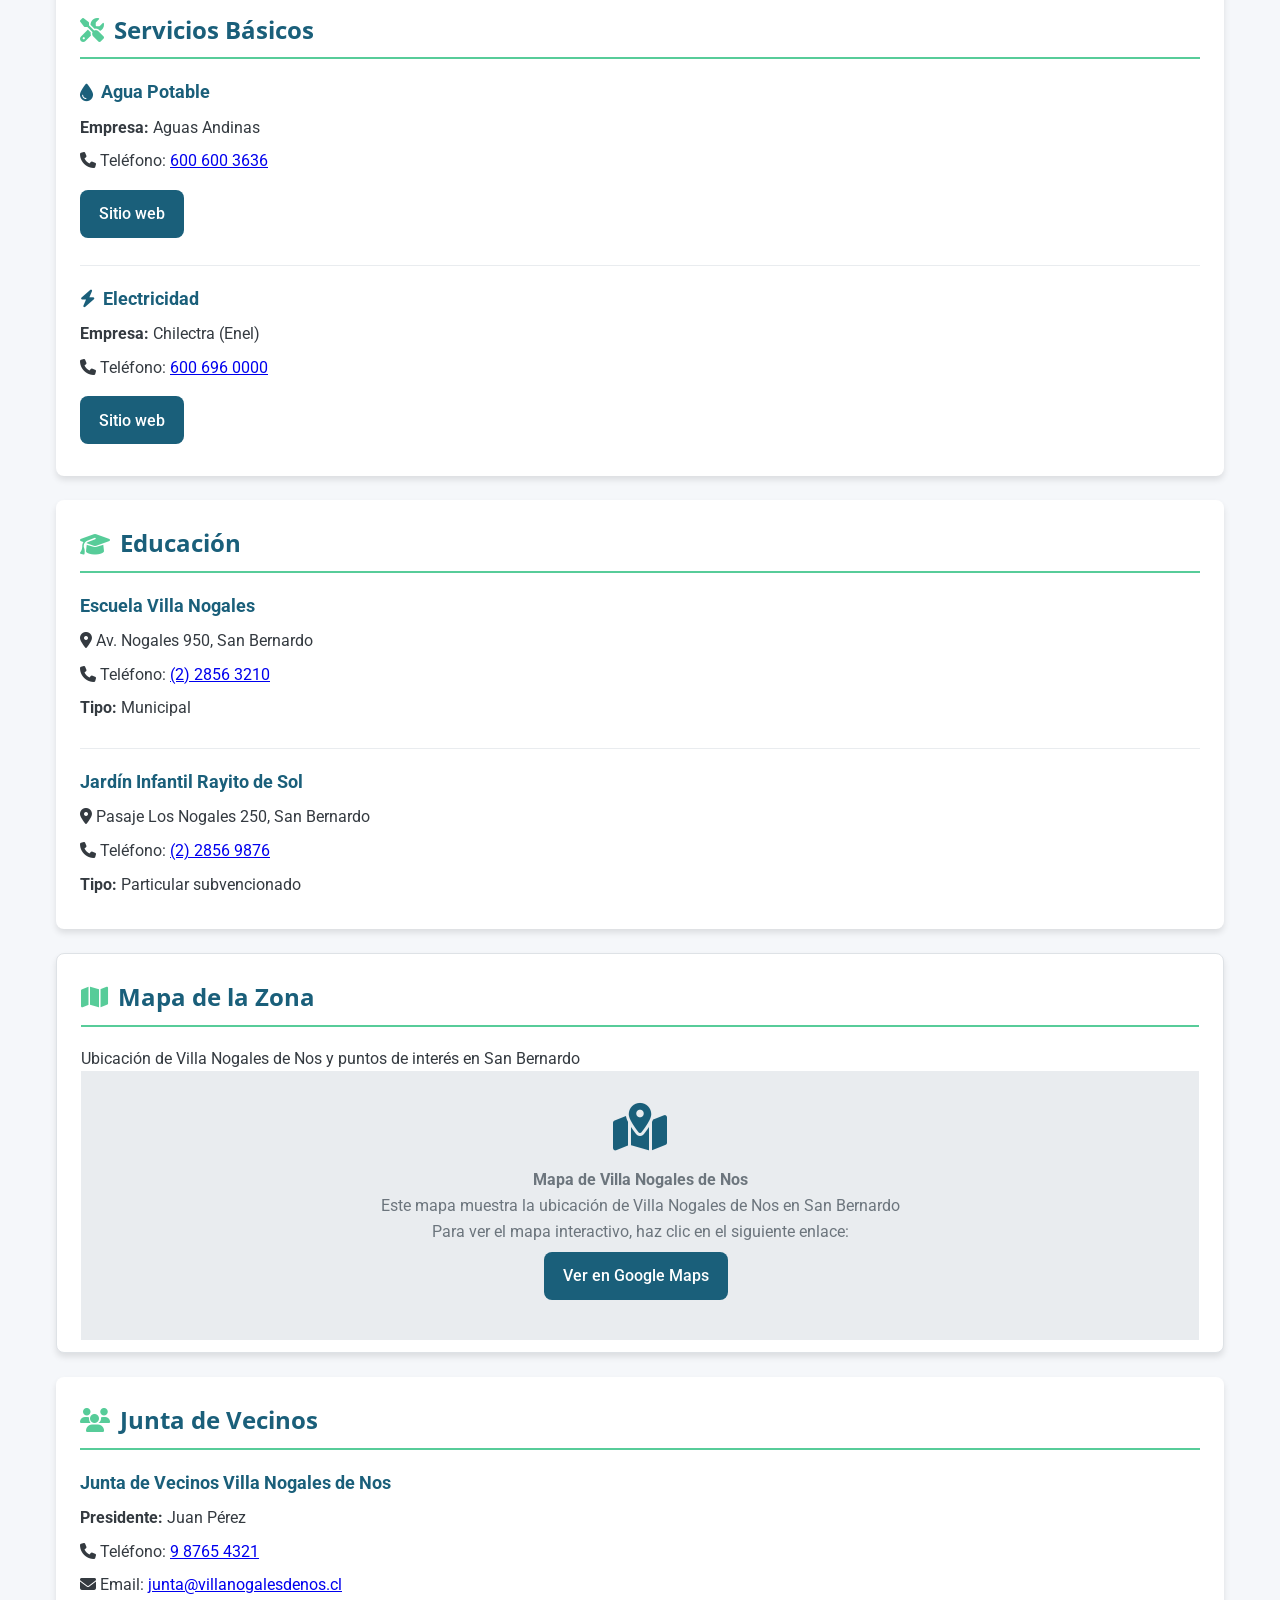
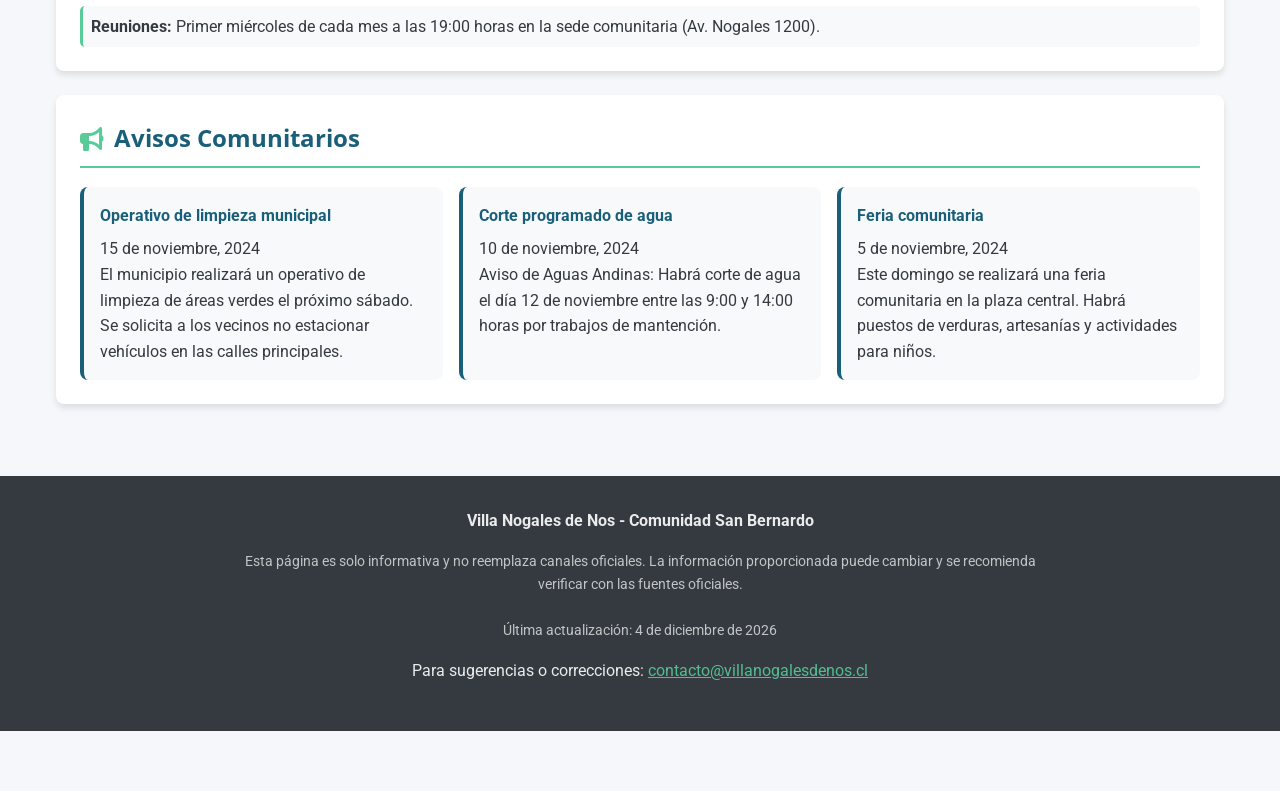
<file: comunitaria.html>
<!DOCTYPE html>
<html lang="es">
<head>
    <meta charset="UTF-8">
    <meta name="viewport" content="width=device-width, initial-scale=1.0">
    <title>Villa Nogales de Nos - Comunidad San Bernardo</title>
    <link rel="stylesheet" href="https://cdnjs.cloudflare.com/ajax/libs/font-awesome/6.4.0/css/all.min.css">
    <link href="https://fonts.googleapis.com/css2?family=Roboto:wght@300;400;500;700&family=Open+Sans:wght@400;600;700&display=swap" rel="stylesheet">
    <style>
        :root {
            --primary-color: #1a5f7a;
            --secondary-color: #57cc99;
            --accent-color: #ff6b6b;
            --light-color: #f8f9fa;
            --dark-color: #343a40;
            --gray-color: #6c757d;
            --border-radius: 8px;
            --box-shadow: 0 4px 6px rgba(0, 0, 0, 0.1);
            --transition: all 0.3s ease;
        }

        * {
            margin: 0;
            padding: 0;
            box-sizing: border-box;
        }

        body {
            font-family: 'Roboto', sans-serif;
            line-height: 1.6;
            color: var(--dark-color);
            background-color: #f5f7fa;
            padding-bottom: 60px; /* Para que el contenido no quede detrás del footer */
        }

        /* Estilos del encabezado */
        header {
            background-color: var(--primary-color);
            color: white;
            padding: 1.5rem 1rem;
            text-align: center;
            border-bottom: 5px solid var(--secondary-color);
        }

        header h1 {
            font-family: 'Open Sans', sans-serif;
            font-size: 2.2rem;
            margin-bottom: 0.5rem;
            font-weight: 700;
        }

        header h2 {
            font-size: 1.3rem;
            font-weight: 500;
            margin-bottom: 1rem;
            color: #e9ecef;
        }

        header p {
            max-width: 800px;
            margin: 0 auto;
            font-size: 1rem;
            opacity: 0.9;
        }

        /* Estilos del contenido principal */
        main {
            padding: 1rem;
            max-width: 1200px;
            margin: 0 auto;
        }

        /* Estilos de las secciones */
        section {
            background-color: white;
            border-radius: var(--border-radius);
            padding: 1.5rem;
            margin-bottom: 1.5rem;
            box-shadow: var(--box-shadow);
            transition: var(--transition);
        }

        section:hover {
            box-shadow: 0 6px 12px rgba(0, 0, 0, 0.15);
        }

        h3 {
            font-family: 'Open Sans', sans-serif;
            color: var(--primary-color);
            margin-bottom: 1.2rem;
            padding-bottom: 0.5rem;
            border-bottom: 2px solid var(--secondary-color);
            font-size: 1.5rem;
            display: flex;
            align-items: center;
            gap: 10px;
        }

        h3 i {
            color: var(--secondary-color);
        }

        /* Estilos específicos para la sección de emergencias */
        #emergencias {
            background-color: #fff5f5;
            border-left: 5px solid var(--accent-color);
        }

        #emergencias h3 {
            color: var(--accent-color);
        }

        .emergencia-grid {
            display: grid;
            grid-template-columns: repeat(auto-fill, minmax(250px, 1fr));
            gap: 1rem;
        }

        .emergencia-item {
            display: flex;
            flex-direction: column;
            align-items: center;
            text-align: center;
            padding: 1rem;
            background-color: white;
            border-radius: var(--border-radius);
            box-shadow: 0 2px 4px rgba(0, 0, 0, 0.05);
            border: 1px solid #e9ecef;
        }

        .emergencia-item i {
            font-size: 2rem;
            margin-bottom: 0.8rem;
            color: var(--accent-color);
        }

        .emergencia-item h4 {
            font-size: 1.1rem;
            margin-bottom: 0.5rem;
            color: var(--dark-color);
        }

        .emergencia-numero {
            font-size: 1.5rem;
            font-weight: 700;
            color: var(--accent-color);
            margin-bottom: 1rem;
        }

        .btn-llamar {
            display: inline-block;
            background-color: var(--accent-color);
            color: white;
            text-decoration: none;
            padding: 0.7rem 1.5rem;
            border-radius: 50px;
            font-weight: 600;
            transition: var(--transition);
            width: 100%;
            max-width: 200px;
        }

        .btn-llamar:hover {
            background-color: #ff5252;
            transform: translateY(-2px);
            box-shadow: 0 4px 8px rgba(0, 0, 0, 0.2);
        }

        /* Estilos para información general */
        .info-item {
            margin-bottom: 1.2rem;
            padding-bottom: 1.2rem;
            border-bottom: 1px solid #e9ecef;
        }

        .info-item:last-child {
            margin-bottom: 0;
            padding-bottom: 0;
            border-bottom: none;
        }

        .info-item h4 {
            font-size: 1.1rem;
            color: var(--primary-color);
            margin-bottom: 0.5rem;
            display: flex;
            align-items: center;
            gap: 8px;
        }

        .info-item p {
            margin-bottom: 0.5rem;
        }

        .info-item .horario {
            background-color: #f8f9fa;
            padding: 0.5rem;
            border-radius: 5px;
            border-left: 3px solid var(--secondary-color);
            margin-top: 0.5rem;
        }

        .nota {
            background-color: #fff9db;
            padding: 0.8rem;
            border-radius: 5px;
            margin-top: 1rem;
            font-size: 0.9rem;
            border-left: 3px solid #ffd43b;
        }

        /* Estilos para botones de acción */
        .btn-accion {
            display: inline-flex;
            align-items: center;
            justify-content: center;
            gap: 8px;
            background-color: var(--primary-color);
            color: white;
            text-decoration: none;
            padding: 0.7rem 1.2rem;
            border-radius: var(--border-radius);
            font-weight: 500;
            transition: var(--transition);
            margin-top: 0.5rem;
            margin-right: 0.5rem;
            margin-bottom: 0.5rem;
        }

        .btn-accion:hover {
            background-color: #0d4c63;
            transform: translateY(-2px);
        }

        .btn-accion.secundario {
            background-color: var(--secondary-color);
        }

        .btn-accion.secundario:hover {
            background-color: #2ca57c;
        }

        /* Estilos para el mapa */
        #mapa {
            height: 400px;
            width: 100%;
            border-radius: var(--border-radius);
            overflow: hidden;
            margin-top: 1rem;
            border: 1px solid #dee2e6;
        }

        .mapa-placeholder {
            display: flex;
            flex-direction: column;
            align-items: center;
            justify-content: center;
            height: 100%;
            background-color: #e9ecef;
            color: var(--gray-color);
            text-align: center;
            padding: 2rem;
        }

        .mapa-placeholder i {
            font-size: 3rem;
            margin-bottom: 1rem;
            color: var(--primary-color);
        }

        /* Estilos para avisos comunitarios */
        .avisos-container {
            display: grid;
            grid-template-columns: repeat(auto-fill, minmax(300px, 1fr));
            gap: 1rem;
        }

        .aviso {
            background-color: #f8f9fa;
            padding: 1rem;
            border-radius: var(--border-radius);
            border-left: 4px solid var(--primary-color);
        }

        .aviso h4 {
            color: var(--primary-color);
            margin-bottom: 0.5rem;
        }

        .aviso.fecha {
            font-size: 0.9rem;
            color: var(--gray-color);
            margin-bottom: 0.5rem;
        }

        /* Estilos para preguntas frecuentes */
        .faq-item {
            margin-bottom: 1rem;
            border: 1px solid #e9ecef;
            border-radius: var(--border-radius);
            overflow: hidden;
        }

        .faq-pregunta {
            background-color: #f8f9fa;
            padding: 1rem;
            font-weight: 600;
            color: var(--primary-color);
            cursor: pointer;
            display: flex;
            justify-content: space-between;
            align-items: center;
        }

        .faq-respuesta {
            padding: 1rem;
            display: none;
            background-color: white;
        }

        .faq-item.activo .faq-respuesta {
            display: block;
        }

        /* Estilos para el pie de página */
        footer {
            background-color: var(--dark-color);
            color: white;
            text-align: center;
            padding: 2rem 1rem;
            margin-top: 2rem;
        }

        footer p {
            margin-bottom: 1rem;
            opacity: 0.9;
        }

        .legal-info {
            font-size: 0.9rem;
            opacity: 0.7;
            max-width: 800px;
            margin: 0 auto;
        }

        .actualizacion {
            margin-top: 1.5rem;
            font-size: 0.85rem;
            opacity: 0.7;
        }

        /* Responsive design */
        @media (max-width: 768px) {
            header h1 {
                font-size: 1.8rem;
            }
            
            header h2 {
                font-size: 1.1rem;
            }
            
            section {
                padding: 1.2rem;
            }
            
            h3 {
                font-size: 1.3rem;
            }
            
            .emergencia-grid {
                grid-template-columns: 1fr;
            }
            
            #mapa {
                height: 300px;
            }
            
            .avisos-container {
                grid-template-columns: 1fr;
            }
            
            .btn-accion {
                width: 100%;
                justify-content: center;
            }
        }

        @media (max-width: 480px) {
            header h1 {
                font-size: 1.6rem;
            }
            
            header h2 {
                font-size: 1rem;
            }
            
            section {
                padding: 1rem;
            }
        }

        /* Botón de compartir por WhatsApp */
        .whatsapp-share {
            position: fixed;
            bottom: 20px;
            right: 20px;
            background-color: #25D366;
            color: white;
            width: 60px;
            height: 60px;
            border-radius: 50%;
            display: flex;
            align-items: center;
            justify-content: center;
            text-decoration: none;
            font-size: 28px;
            box-shadow: 0 4px 10px rgba(0, 0, 0, 0.2);
            z-index: 100;
            transition: var(--transition);
        }

        .whatsapp-share:hover {
            background-color: #128C7E;
            transform: scale(1.1);
        }

        /* Estilos para la navegación entre secciones */
        .nav-secciones {
            display: flex;
            flex-wrap: wrap;
            gap: 0.5rem;
            margin-bottom: 1.5rem;
            justify-content: center;
        }

        .nav-btn {
            background-color: white;
            color: var(--primary-color);
            border: 1px solid var(--primary-color);
            padding: 0.5rem 1rem;
            border-radius: 50px;
            text-decoration: none;
            font-weight: 500;
            transition: var(--transition);
        }

        .nav-btn:hover {
            background-color: var(--primary-color);
            color: white;
        }
    </style>
</head>
<body>
    <!-- Encabezado -->
    <header>
        <h1>Villa Nogales de Nos</h1>
        <h2>Información comunitaria y de emergencia</h2>
        <p>Página informativa para los vecinos de Villa Nogales de Nos, comuna de San Bernardo, Chile. Servicio comunitario sin fines comerciales.</p>
    </header>

    <!-- Navegación rápida para móviles -->
    <div class="nav-secciones">
        <a href="#emergencias" class="nav-btn">Emergencias</a>
        <a href="#basura" class="nav-btn">Recolección</a>
        <a href="#mapa" class="nav-btn">Mapa</a>
        <a href="#avisos" class="nav-btn">Avisos</a>
    </div>

    <main>
        <!-- Sección de Emergencias -->
        <section id="emergencias">
            <h3><i class="fas fa-exclamation-triangle"></i> Emergencias</h3>
            <div class="emergencia-grid">
                <div class="emergencia-item">
                    <i class="fa-solid fa-shield"></i>
                    <h4>Carabineros</h4>
                    <div class="emergencia-numero">133</div>
                    <a href="tel:133" class="btn-llamar">Llamar ahora</a>
                </div>
                <div class="emergencia-item">
                    <i class="fas fa-user-secret"></i>
                    <h4>PDI</h4>
                    <div class="emergencia-numero">134</div>
                    <a href="tel:134" class="btn-llamar">Llamar ahora</a>
                </div>
                <div class="emergencia-item">
                    <i class="fas fa-fire-extinguisher"></i>
                    <h4>Bomberos</h4>
                    <div class="emergencia-numero">132</div>
                    <a href="tel:132" class="btn-llamar">Llamar ahora</a>
                </div>
                <div class="emergencia-item">
                    <i class="fas fa-ambulance"></i>
                    <h4>SAMU / Ambulancia</h4>
                    <div class="emergencia-numero">131</div>
                    <a href="tel:131" class="btn-llamar">Llamar ahora</a>
                </div>
            </div>
        </section>

        <!-- Sección de Recolección de Basura -->
        <section id="basura">
            <h3><i class="fas fa-trash-alt"></i> Recolección de Basura</h3>
            <div class="info-item">
                <h4><i class="fas fa-calendar-day"></i> Días de retiro</h4>
                <p>Martes, Jueves y Sábado</p>
            </div>
            <div class="info-item">
                <h4><i class="fas fa-clock"></i> Horario aproximado</h4>
                <p>Entre las 10:00 y 12:00 horas</p>
            </div>
            <!-- <div class="info-item">
                <h4><i class="fas fa-lightbulb"></i> Recomendaciones</h4>
                <p>Sacar la basura la noche anterior o antes de las 8:00 AM. Asegurarse de que las bolsas estén bien cerradas y no sobrepasar el peso máximo.</p>
            </div> -->
            <div class="nota">
                <strong>Importante:</strong> Los horarios pueden variar debido a factores climáticos, días feriados o situaciones especiales. Se recomienda sacar la basura con anticipación.
            </div>
        </section>

        <!-- Sección de Carabineros -->
        <section id="carabineros">
            <h3><i class="fas fa-shield-alt"></i> Carabineros Cercanos</h3>
            <div class="info-item">
                <h4>Comisaría San Bernardo</h4>
                <p><i class="fas fa-map-marker-alt"></i> Av. Colón Sur N° 0713, San Bernardo, Región Metropolitana  </p>
                <p><i class="fas fa-phone"></i> Teléfono: <a href="tel:+56228561234">(2) 2856 1234</a></p>
                <div class="horario">
                    <strong>Horario de atención:</strong> Lunes a viernes de 9:00 a 18:00 horas. Atención de emergencias las 24 horas.
                </div>
                <a href="tel:+56228561234" class="btn-accion"><i class="fas fa-phone"></i> Llamar</a>
                <a href="https://www.google.com/maps/place/CARABINEROS+DE+CHILE+PREFECTURA+DEL+MAIPO+62+COMISARIA+SAN+BERNARDO/@-33.5944925,-70.686749,18z/data=!4m6!3m5!1s0x9662d96ed47aacef:0x773077b5d0248e8!8m2!3d-33.5943709!4d-70.6866336!16s%2Fg%2F1hdzzymvp?entry=ttu&g_ep=EgoyMDI2MDExMy4wIKXMDSoKLDEwMDc5MjA2OUgBUAM%3D" target="_blank" class="btn-accion secundario"><i class="fas fa-map-marked-alt"></i> Ver en mapa</a>
            </div>
        </section>

        <!-- Sección de PDI -->
        <section id="pdi">
            <h3><i class="fas fa-user-secret"></i> Policía de Investigaciones (PDI)</h3>
            <div class="info-item">
                <h4>Brigada de Investigación Criminal San Bernardo</h4>
                <p><i class="fas fa-map-marker-alt"></i> Eyzaguirre 737, San Bernardo</p>
                <p><i class="fas fa-phone"></i> Teléfono: <a href="tel:+56228569874">(2) 2856 9874</a></p>
                <div class="horario">
                    <strong>Horario de atención:</strong> Lunes a viernes de 9:00 a 17:00 horas.
                </div>
                <p><strong>Emergencias PDI:</strong> <a href="tel:134">134</a></p>
                <a href="tel:+56228569874" class="btn-accion"><i class="fas fa-phone"></i> Llamar</a>
                <a href="https://maps.google.com/?q=Eyzaguirre 737, San Bernardo" target="_blank" class="btn-accion secundario"><i class="fas fa-map-marked-alt"></i> Ver en mapa</a>
            </div>
        </section>

        <!-- Sección de Bomberos -->
        <section id="bomberos">
            <h3><i class="fas fa-fire-extinguisher"></i> Bomberos</h3>
            <div class="info-item">
                <h4>Cuartel General Bomberos San Bernardo</h4>
                <p><i class="fas fa-map-marker-alt"></i> Av. Portales 4459</p>
                <div class="horario">
                    <strong>Atención de emergencias:</strong> Las 24 horas, todos los días.
                </div>
                <p><strong>Teléfono de emergencias:</strong> <a href="tel:132">132</a></p>
                <p><strong>Teléfono administrativo:</strong> <a href="tel:+56228561235">(2) 2856 1235</a></p>
                <a href="tel:132" class="btn-accion"><i class="fas fa-phone"></i> Emergencias (132)</a>
                <a href="https://www.google.com/maps/@-33.6389166,-70.7081369,3a,90y,94.61h,86.45t/data=!3m7!1e1!3m5!1sJYqAmREFoTQdvKlwgzqKMw!2e0!6shttps:%2F%2Fstreetviewpixels-pa.googleapis.com%2Fv1%2Fthumbnail%3Fcb_client%3Dmaps_sv.tactile%26w%3D900%26h%3D600%26pitch%3D3.547947371715807%26panoid%3DJYqAmREFoTQdvKlwgzqKMw%26yaw%3D94.60558155013182!7i16384!8i8192?entry=ttu&g_ep=EgoyMDI2MDExMy4wIKXMDSoKLDEwMDc5MjA2OUgBUAM%3D" target="_blank" class="btn-accion secundario"><i class="fas fa-map-marked-alt"></i> Ver en mapa</a>
            </div>
        </section>

        <!-- Sección de Salud -->
        <section id="salud">
            <h3><i class="fas fa-hospital"></i> Salud</h3>
            <div class="info-item">
                <h4>CESFAM Villa Nogales</h4>
                <p><i class="fas fa-map-marker-alt"></i> Av. Nogales 1250, San Bernardo</p>
                <p><i class="fas fa-phone"></i> Teléfono: <a href="tel:+56228564567">(2) 2856 4567</a></p>
                <div class="horario">
                    <strong>Horario de atención:</strong> Lunes a viernes de 8:30 a 17:00 horas. Sábados de 9:00 a 13:00 horas.
                </div>
            </div>
            <div class="info-item">
                <h4>SAPU San Bernardo</h4>
                <p><i class="fas fa-map-marker-alt"></i> Av. Freire 850, San Bernardo</p>
                <p><i class="fas fa-phone"></i> Teléfono: <a href="tel:+56228567890">(2) 2856 7890</a></p>
                <div class="horario">
                    <strong>Horario de atención:</strong> Las 24 horas, todos los días.
                </div>
            </div>
        </section>

        <!-- Sección de Transporte Público -->
        <section id="transporte">
            <h3><i class="fas fa-bus"></i> Transporte Público</h3>
            <div class="info-item">
                <h4>Buses que pasan por Villa Nogales</h4>
                <p><strong>Recorrido 301:</strong> San Bernardo - Maipo - Estación Central</p>
                <p><strong>Recorrido 302:</strong> San Bernardo - Plaza de Armas</p>
                <p><strong>Recorrido 305:</strong> San Bernardo - La Pintana</p>
            </div>
            <div class="info-item">
                <h4>Paraderos principales</h4>
                <p>• Av. Nogales con Av. Freire</p>
                <p>• Av. Nogales con Av. Portales</p>
                <p>• Av. Freire con Av. Colón</p>
            </div>
            <div class="nota">
                <strong>Nota:</strong> Los horarios son aproximados y pueden variar. Se recomienda consultar aplicaciones de transporte como "Moovit" o "Red" para información en tiempo real.
            </div>
        </section>

        <!-- Sección de Servicios Básicos -->
        <section id="servicios">
            <h3><i class="fas fa-tools"></i> Servicios Básicos</h3>
            <div class="info-item">
                <h4><i class="fas fa-tint"></i> Agua Potable</h4>
                <p><strong>Empresa:</strong> Aguas Andinas</p>
                <p><i class="fas fa-phone"></i> Teléfono: <a href="tel:6006003636">600 600 3636</a></p>
                <a href="https://www.aguasandinas.cl" target="_blank" class="btn-accion">Sitio web</a>
            </div>
            <div class="info-item">
                <h4><i class="fas fa-bolt"></i> Electricidad</h4>
                <p><strong>Empresa:</strong> Chilectra (Enel)</p>
                <p><i class="fas fa-phone"></i> Teléfono: <a href="tel:6006960000">600 696 0000</a></p>
                <a href="https://www.enel.cl" target="_blank" class="btn-accion">Sitio web</a>
            </div>
        </section>

        <!-- Sección de Educación -->
        <section id="educacion">
            <h3><i class="fas fa-graduation-cap"></i> Educación</h3>
            <div class="info-item">
                <h4>Escuela Villa Nogales</h4>
                <p><i class="fas fa-map-marker-alt"></i> Av. Nogales 950, San Bernardo</p>
                <p><i class="fas fa-phone"></i> Teléfono: <a href="tel:+56228563210">(2) 2856 3210</a></p>
                <p><strong>Tipo:</strong> Municipal</p>
            </div>
            <div class="info-item">
                <h4>Jardín Infantil Rayito de Sol</h4>
                <p><i class="fas fa-map-marker-alt"></i> Pasaje Los Nogales 250, San Bernardo</p>
                <p><i class="fas fa-phone"></i> Teléfono: <a href="tel:+56228569876">(2) 2856 9876</a></p>
                <p><strong>Tipo:</strong> Particular subvencionado</p>
            </div>
        </section>

        <!-- Sección de Mapa -->
        <section id="mapa">
            <h3><i class="fas fa-map"></i> Mapa de la Zona</h3>
            <p>Ubicación de Villa Nogales de Nos y puntos de interés en San Bernardo</p>
            <div id="mapa-container">
                <div class="mapa-placeholder">
                    <i class="fas fa-map-marked-alt"></i>
                    <h4>Mapa de Villa Nogales de Nos</h4>
                    <p>Este mapa muestra la ubicación de Villa Nogales de Nos en San Bernardo</p>
                    <p>Para ver el mapa interactivo, haz clic en el siguiente enlace:</p>
                    <a href="https://maps.google.com/?q=Villa+Nogales+de+Nos,+San+Bernardo,+Chile" target="_blank" class="btn-accion">Ver en Google Maps</a>
                </div>
            </div>
        </section>

        <!-- Sección de Junta de Vecinos -->
        <section id="junta">
            <h3><i class="fas fa-users"></i> Junta de Vecinos</h3>
            <div class="info-item">
                <h4>Junta de Vecinos Villa Nogales de Nos</h4>
                <p><strong>Presidente:</strong> Juan Pérez</p>
                <p><i class="fas fa-phone"></i> Teléfono: <a href="tel:+56987654321">9 8765 4321</a></p>
                <p><i class="fas fa-envelope"></i> Email: <a href="mailto:junta@villanogalesdenos.cl">junta@villanogalesdenos.cl</a></p>
                <div class="horario">
                    <strong>Reuniones:</strong> Primer miércoles de cada mes a las 19:00 horas en la sede comunitaria (Av. Nogales 1200).
                </div>
            </div>
        </section>

        <!-- Sección de Avisos Comunitarios -->
        <section id="avisos">
            <h3><i class="fas fa-bullhorn"></i> Avisos Comunitarios</h3>
            <div class="avisos-container">
                <div class="aviso">
                    <h4>Operativo de limpieza municipal</h4>
                    <p class="fecha">15 de noviembre, 2024</p>
                    <p>El municipio realizará un operativo de limpieza de áreas verdes el próximo sábado. Se solicita a los vecinos no estacionar vehículos en las calles principales.</p>
                </div>
                <div class="aviso">
                    <h4>Corte programado de agua</h4>
                    <p class="fecha">10 de noviembre, 2024</p>
                    <p>Aviso de Aguas Andinas: Habrá corte de agua el día 12 de noviembre entre las 9:00 y 14:00 horas por trabajos de mantención.</p>
                </div>
                <div class="aviso">
                    <h4>Feria comunitaria</h4>
                    <p class="fecha">5 de noviembre, 2024</p>
                    <p>Este domingo se realizará una feria comunitaria en la plaza central. Habrá puestos de verduras, artesanías y actividades para niños.</p>
                </div>
            </div>
        </section>

        <!-- Sección de Preguntas Frecuentes -->
        <!-- <section id="faq">
            <h3><i class="fas fa-question-circle"></i> Preguntas Frecuentes</h3>
            <div class="faq-item">
                <div class="faq-pregunta">
                    <span>¿Qué hacer si no pasó el camión de basura?</span>
                    <i class="fas fa-chevron-down"></i>
                </div>
                <div class="faq-respuesta">
                    <p>Si el camión de basura no pasó en el horario habitual, puedes comunicarte con la Dirección de Aseo y Ornato de la Municipalidad de San Bernardo al teléfono (2) 2857 1234. También puedes reportar la situación a través de la aplicación "San Bernardo Muni".</p>
                </div>
            </div>
            <div class="faq-item">
                <div class="faq-pregunta">
                    <span>¿Dónde denunciar ruidos molestos?</span>
                    <i class="fas fa-chevron-down"></i>
                </div>
                <div class="faq-respuesta">
                    <p>Las denuncias por ruidos molestos se realizan en Carabineros (133) o en la SEC (Superintendencia de Electricidad y Combustibles) al 600 600 6060 si se trata de establecimientos comerciales. También puedes contactar a la unidad de medio ambiente de la municipalidad.</p>
                </div>
            </div>
            <div class="faq-item">
                <div class="faq-pregunta">
                    <span>¿Dónde acudir en una emergencia médica?</span>
                    <i class="fas fa-chevron-down"></i>
                </div>
                <div class="faq-respuesta">
                    <p>Para emergencias médicas, llama al SAMU (131) o acude al SAPU más cercano (Av. Freire 850). Si la emergencia es de menor gravedad, puedes acudir al CESFAM Villa Nogales en su horario de atención.</p>
                </div>
            </div>
            <div class="faq-item">
                <div class="faq-pregunta">
                    <span>¿Cómo reportar una luminaria dañada?</span>
                    <i class="fas fa-chevron-down"></i>
                </div>
                <div class="faq-respuesta">
                    <p>Puedes reportar luminarias dañadas llamando a la Dirección de Tránsito y Ornato de la Municipalidad de San Bernardo al (2) 2857 5678 o a través de la página web del municipio en la sección de "Reportes ciudadanos".</p>
                </div>
            </div>
        </section> -->
    </main>

    <!-- Pie de página -->
    <footer>
        <p><strong>Villa Nogales de Nos - Comunidad San Bernardo</strong></p>
        <p class="legal-info">Esta página es solo informativa y no reemplaza canales oficiales. La información proporcionada puede cambiar y se recomienda verificar con las fuentes oficiales.</p>
        <p class="actualizacion">Última actualización: <span id="fecha-actualizacion"></span></p>
        <p>Para sugerencias o correcciones: <a href="mailto:contacto@villanogalesdenos.cl" style="color: var(--secondary-color);">contacto@villanogalesdenos.cl</a></p>
    </footer>

    <!-- Botón flotante para compartir por WhatsApp -->
    <a href="https://api.whatsapp.com/send?text=Mira%20esta%20página%20comunitaria%20de%20Villa%20Nogales%20de%20Nos%3A%20" class="whatsapp-share" id="whatsapp-share">
        <i class="fab fa-whatsapp"></i>
    </a>

    <script>
        // Fecha de actualización automática
        document.getElementById('fecha-actualizacion').textContent = new Date().toLocaleDateString('es-CL', {
            day: 'numeric',
            month: 'long',
            year: 'numeric'
        });

        // Funcionalidad para las preguntas frecuentes
        const faqPreguntas = document.querySelectorAll('.faq-pregunta');
        faqPreguntas.forEach(pregunta => {
            pregunta.addEventListener('click', () => {
                const faqItem = pregunta.parentElement;
                faqItem.classList.toggle('activo');
                
                // Cambiar ícono
                const icono = pregunta.querySelector('i');
                if (faqItem.classList.contains('activo')) {
                    icono.classList.remove('fa-chevron-down');
                    icono.classList.add('fa-chevron-up');
                } else {
                    icono.classList.remove('fa-chevron-up');
                    icono.classList.add('fa-chevron-down');
                }
            });
        });

        // Mejorar el botón de compartir por WhatsApp
        const whatsappBtn = document.getElementById('whatsapp-share');
        whatsappBtn.href = `https://api.whatsapp.com/send?text=Mira%20esta%20página%20comunitaria%20de%20Villa%20Nogales%20de%20Nos%20(San%20Bernardo)%3A%20${encodeURIComponent(window.location.href)}`;

        // Simulación de carga de datos desde JSON
        // En una implementación real, esto cargaría desde un archivo JSON externo
        const datosComunidad = {
            "nombre": "Villa Nogales de Nos",
            "comuna": "San Bernardo",
            "actualizacion": new Date().toISOString().split('T')[0],
            "emergencias": {
                "carabineros": "133",
                "pdi": "134",
                "bomberos": "132",
                "samu": "131"
            }
        };

        // Guardar en localStorage para simular persistencia de datos
        localStorage.setItem('datosComunidad', JSON.stringify(datosComunidad));

        // Suavizar el desplazamiento a los anclas
        document.querySelectorAll('a[href^="#"]').forEach(anchor => {
            anchor.addEventListener('click', function(e) {
                e.preventDefault();
                
                const targetId = this.getAttribute('href');
                if (targetId === '#') return;
                
                const targetElement = document.querySelector(targetId);
                if (targetElement) {
                    window.scrollTo({
                        top: targetElement.offsetTop - 20,
                        behavior: 'smooth'
                    });
                }
            });
        });

         // Simular un mapa interactivo (en una implementación real se usaría Google Maps API)
        const mapaContainer = document.getElementById('mapa-container');
        const verMapaBtn = document.querySelector('.btn-accion[href*="maps.google.com"]');
        
        if (verMapaBtn) {
            verMapaBtn.addEventListener('click', function(e) {
                if (!confirm('Serás redirigido a Google Maps para ver la ubicación exacta de Villa Nogales de Nos. ¿Deseas continuar?')) {
                    e.preventDefault();
                }
            });
        }
    </script>
</body>
</html>
</file>
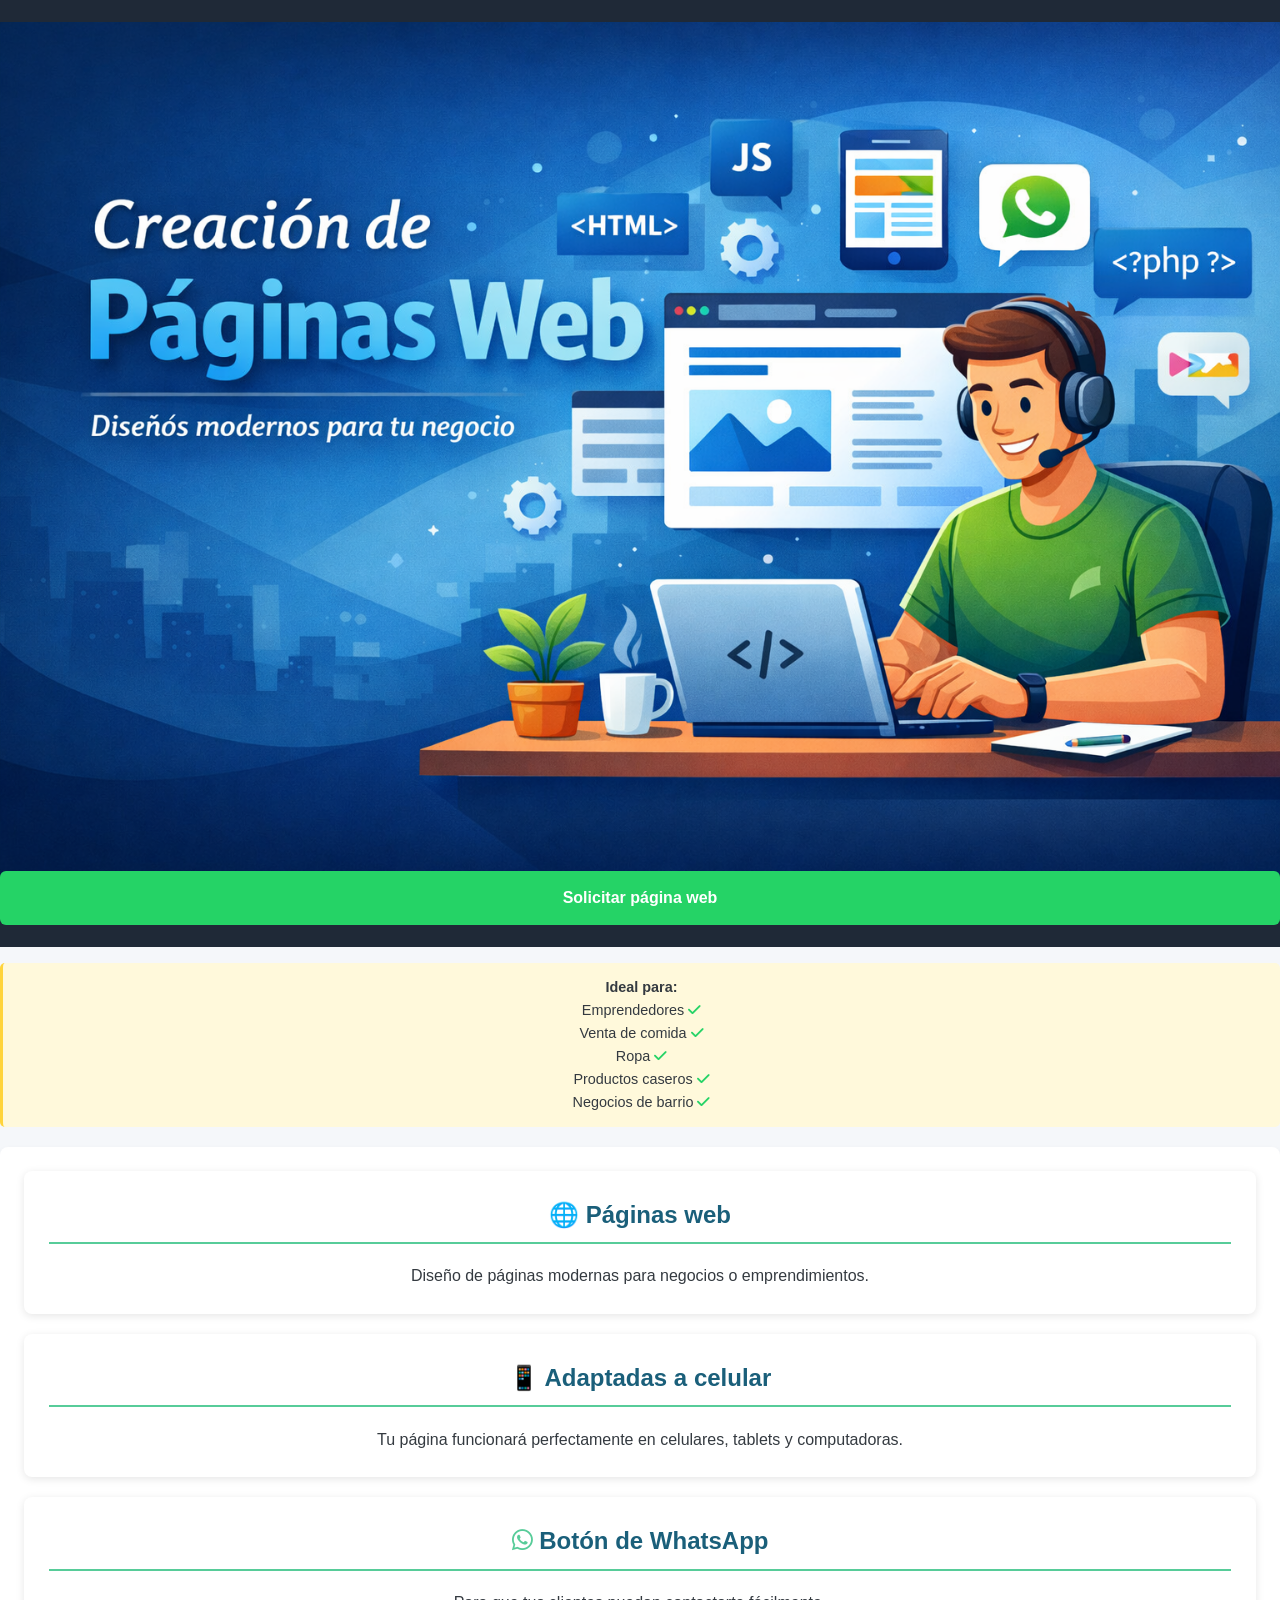
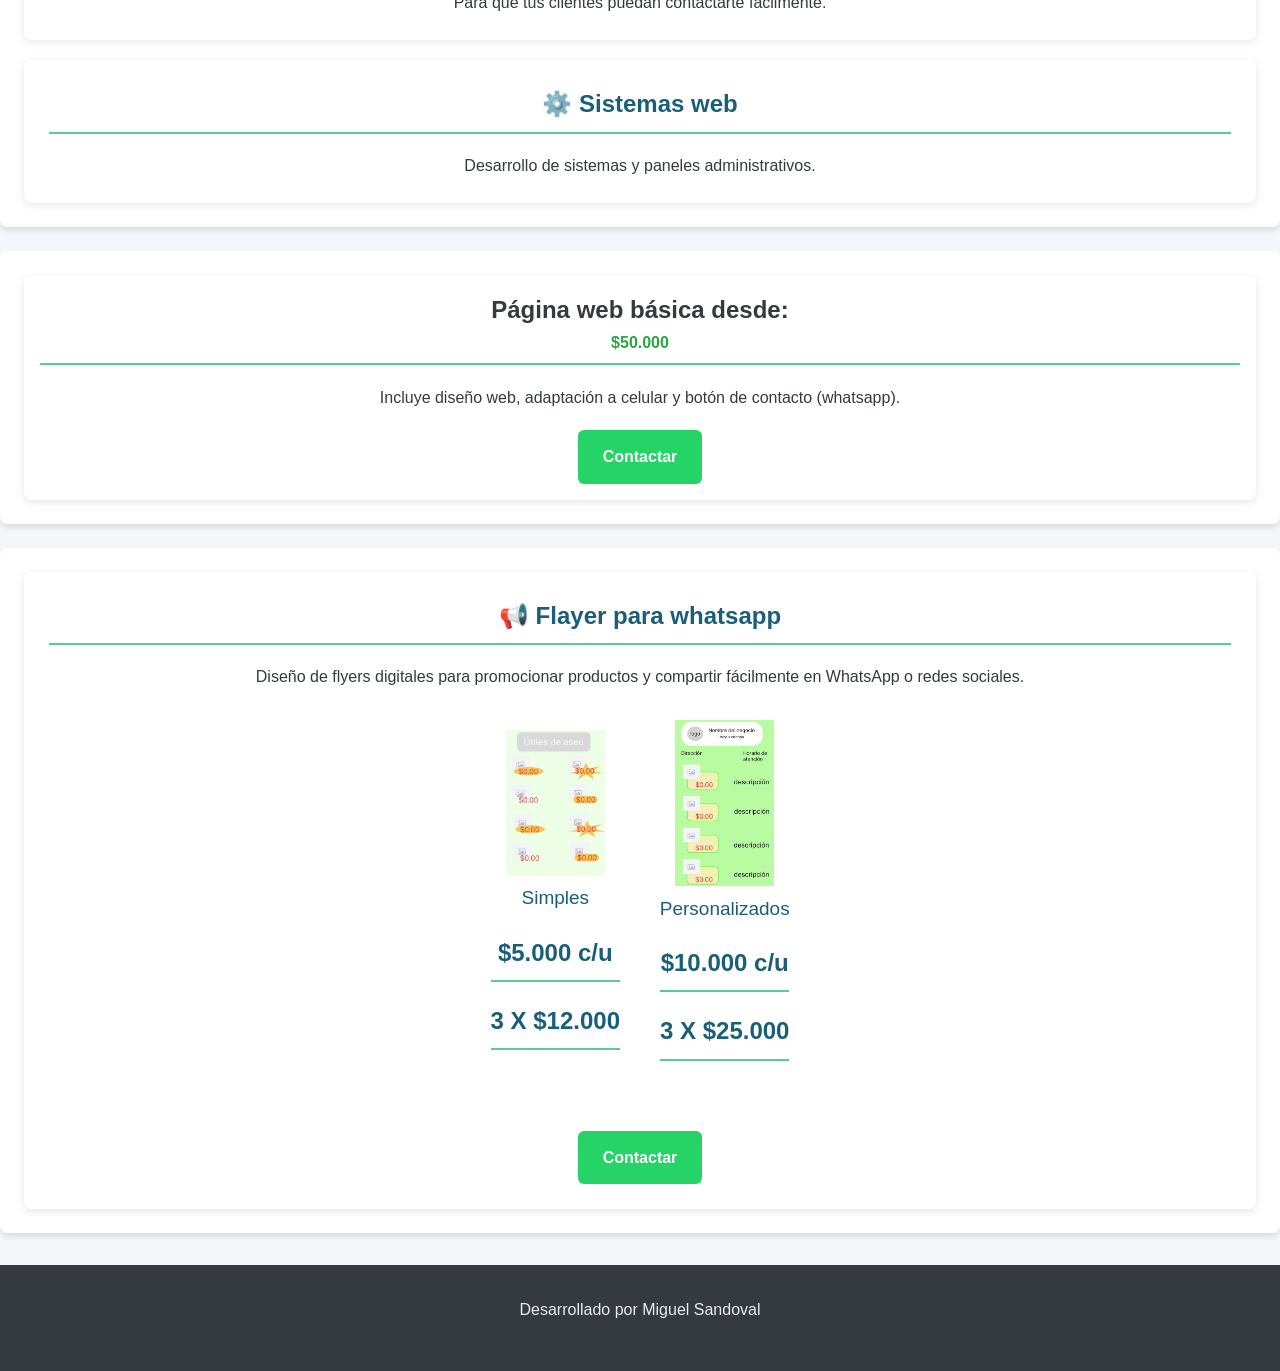
<file: servicios.html>
<!DOCTYPE html>
<html lang="es">

<head>

    <meta charset="UTF-8">
    <meta name="viewport" content="width=device-width, initial-scale=1.0">
    <!-- <link href="https://fonts.googleapis.com/css2?family=Roboto:wght@300;400;500;700&family=Open+Sans:wght@400;600;700&display=swap" rel="stylesheet"> -->


    <title>Desarrollo Web | Miguel Sandoval</title>

    <style>
        /* body {
            font-family: Arial, sans-serif;
            margin: 0;
            background: #f4f6f9;
            color: #333;
        } */
        
/*
        .btn {
            display: inline-block;
            margin-top: 20px;
            padding: 14px 25px;
            background: #25D366;
            color: white;
            text-decoration: none;
            border-radius: 6px;
            font-weight: bold;
            }
            .servicios {
                display: grid;
                grid-template-columns: repeat(auto-fit, minmax(250px, 1fr));
                gap: 20px;
                }
                
                .precio {
                    background: #ffffff;
                    padding: 40px;
                    border-radius: 8px;
                    text-align: center;
                    box-shadow: 0 2px 8px rgba(0, 0, 0, 0.1);
                }
                





        section {
            padding: 24px 20px;
            max-width: 1000px;
            margin: auto;
        }

        h2 {
            text-align: center;
            margin-bottom: 8px;
        }


        .card {
            background: white;
            padding: 25px;
            border-radius: 8px;
            box-shadow: 0 2px 8px rgba(0, 0, 0, 0.1);
            text-align: center;
        }



        .portafolio {
            text-align: center;
        }

        .portafolio a {
            display: inline-block;
            margin-top: 10px;
            color: #007BFF;
            text-decoration: none;
            font-weight: bold;
        }


       

        .fa-whatsapp {
            color: #28a745;
            margin-right: 5px;
        }

        .fa-object-group {
            color: green;
        }

        footer {
            background: #1f2937;
            color: white;
            text-align: center;
            padding: 20px;
        } */
    </style>
    <link rel="stylesheet" href="https://cdnjs.cloudflare.com/ajax/libs/font-awesome/6.4.0/css/all.min.css">
    <link rel="stylesheet" href="/style.css">
</head>

<body id="servicio">

    <header>
        <div class="servicios">

            <!-- <h1>Creación de páginas web</h1> -->
            <img src="/img/servicio.webp" width="100%">
            <!-- <p>
        Desarrollo páginas web para emprendedores y negocios
    </p> -->

            <a href="https://wa.me/56984365044" class="btn p0">
                Solicitar página web
            </a>
        </div>

    </header>

    <div class="nota" id="nota">
        <p><strong>Ideal para:</strong></p>

        <p>
            Emprendedores <i class="fa-solid fa-check"></i></p>
        <p>
            Venta de comida <i class="fa-solid fa-check"></i></p>
        <p>
            Ropa <i class="fa-solid fa-check"></i></p>
        <p>
            Productos caseros <i class="fa-solid fa-check"></i></p>
        <p>
            Negocios de barrio <i class="fa-solid fa-check"></i></p>
    </div>
    <section>


        <!-- <h2>Servicios</h2> -->

        <div class="servicios">

            <div class="card">
                <h3>🌐 Páginas web</h3>
                <p>Diseño de páginas modernas para negocios o emprendimientos.</p>
            </div>

            <div class="card">
                <h3>📱 Adaptadas a celular</h3>
                <p>Tu página funcionará perfectamente en celulares, tablets y computadoras.</p>
            </div>

            <div class="card">
                <h3><i class="fa-brands fa-whatsapp"></i> Botón de WhatsApp</h3>
                <p>Para que tus clientes puedan contactarte fácilmente.</p>
            </div>

            <div class="card">
                <h3>⚙️ Sistemas web</h3>
                <p>Desarrollo de sistemas y paneles administrativos.</p>
            </div>

        </div>

    </section>

    <section>

        <div class="precio">
            <h2>Página web básica desde:</h2>

            <h3>$50.000</h3>

            <p>
                Incluye diseño web, adaptación a celular y botón de contacto (whatsapp).
            </p>

            <a href="https://wa.me/56984365044?text=Hola,%20me%20gustaría%20tener%20mi%20página%20web" class="btn-contacto">
                Contactar
            </a>
    </section>

    <section>

        <div class="card " id="card-flayer">
                <h3>📢 Flayer para whatsapp</h3>
                <p>Diseño de flyers digitales para promocionar productos
                    y compartir fácilmente en WhatsApp o redes sociales.</p>
            

            <!-- <h2>Valores</h2> -->
            <div class="dpf">
                <div >
                </div>
                <div class="planes">
                    <img src="/img/simples.jpg" alt="simple" class="flayer">    
                    <p class="tipo">Simples</p>

                    <h3>$5.000 c/u </h3>
                    <h3>3 X $12.000</h3>
                </div>
                <div class="planes">
                    <img src="/img/avanzado.jpg" alt="simple" class="flayer">
                    <p class="tipo">Personalizados</p>

                    <h3>$10.000 c/u </h3>
                    <h3>3 X $25.000</h3>
                </div>
            </div>

            <!-- <p>
                Diseño de flyers digitales para promocionar tus productos en redes sociales y WhatsApp.
            </p> -->

            <a href="https://wa.me/56984365044?text=Hola,%20me%20gustaria%20tener%20mis%20propios%20flayers" class="btn-contacto">
                Contactar
            </a>
    </section>


    </div>

    <footer>

        <p>Desarrollado por Miguel Sandoval</p>

    </footer>

</body>

</html>
</file>
<file: style.css>
:root {
    --primary-color: #1a5f7a;
    --secondary-color: #57cc99;
    --accent-color: #ff6b6b;
    --light-color: #f8f9fa;
    --dark-color: #343a40;
    --gray-color: #6c757d;
    --border-radius: 8px;
    --box-shadow: 0 4px 6px rgba(0, 0, 0, 0.1);
    --transition: all 0.3s ease;
}

* {
    margin: 0;
    padding: 0;
    box-sizing: border-box;
}

body {
    font-family: 'Roboto', sans-serif;
    line-height: 1.6;
    color: var(--dark-color);
    background-color: #f5f7fa;
    padding-bottom: 60px; /* Para que el contenido no quede detrás del footer */
}

/* Estilos del encabezado */
header .villa{
    background-color: #9fd6ec;
    color: #171616;
    padding: 1.5rem 1rem;
    text-align: center;
    border-bottom: 5px solid var(--secondary-color);
}

header .villa h1 {
    font-family: 'Open Sans', sans-serif;
    font-size: 2.2rem;
    margin-bottom: 0.5rem;
    font-weight: 700;
    color: #0066cd;
}

header .villa h2 {
    font-size: 1.3rem;
    font-weight: 500;
    margin-bottom: 1rem;
    color: #0066cd;
}

header .villa p {
    max-width: 800px;
    margin: 0 auto;
    font-size: 1rem;
    opacity: 0.9;
}
#header{
    padding: 0%;
}
.p0{
    margin-top: -24px;
    display: inline-block;
    /* margin-top: 20px; */
    padding: 14px 25px;
    background: #25D366;
    color: white;
    text-decoration: none;
    border-radius: 6px;
    font-weight: bold;
}



    header .servicios{
    background: #1f2937;
    color: white;
    text-align: center;
    padding: 22px 0px;
}

header .servicios h1 {
    margin: 0;
    font-size: 40px;
}

header .servicios p {
    font-size: 18px;
    margin-top: 10px;
}

/* Estilos del contenido principal */
main {
    padding: 1rem;
    max-width: 1200px;
    margin: 0 auto;
}

/* Estilos de las secciones */
section {
    background-color: white;
    border-radius: var(--border-radius);
    padding: 1.5rem;
    margin-bottom: 1.5rem;
    box-shadow: var(--box-shadow);
    transition: var(--transition);
}

section:hover {
    box-shadow: 0 6px 12px rgba(0, 0, 0, 0.15);
}

h3 {
    font-family: 'Open Sans', sans-serif;
    color: var(--primary-color);
    margin-bottom: 1.2rem;
    padding-bottom: 0.5rem;
    border-bottom: 2px solid var(--secondary-color);
    font-size: 1.5rem;
    display: flex;
    align-items: center;
    gap: 10px;
}

h3 i {
    color: var(--secondary-color);
}

/* Estilos específicos para la sección de emergencias */
#emergencias {
    background-color: #fff5f5;
    border-left: 5px solid var(--accent-color);
}

#emergencias h3 {
    color: var(--accent-color);
}

.emergencia-grid {
    display: grid;
    grid-template-columns: repeat(auto-fill, minmax(250px, 1fr));
    gap: 1rem;
}

.emergencia-item {
    display: flex;
    flex-direction: column;
    align-items: center;
    text-align: center;
    padding: 1rem;
    background-color: white;
    border-radius: var(--border-radius);
    box-shadow: 0 2px 4px rgba(0, 0, 0, 0.05);
    border: 1px solid #e9ecef;
}

.emergencia-item i {
    font-size: 2rem;
    margin-bottom: 0.8rem;
    color: var(--accent-color);
}

.emergencia-item h4 {
    font-size: 1.1rem;
    margin-bottom: 0.5rem;
    color: var(--dark-color);
}
.emergencia-item span{
    align-self: flex-end;
    padding: 20px;;
}

.emergencia-numero {
    font-size: 1.5rem;
    font-weight: 700;
    color: var(--accent-color);
    margin-bottom: 1rem;
}

.btn-llamar {
    display: inline-block;
    background-color: var(--accent-color);
    color: white;
    text-decoration: none;
    padding: 0.7rem 1.5rem;
    border-radius: 50px;
    font-weight: 600;
    transition: var(--transition);
    width: 100%;
    max-width: 200px;
}

.btn-llamar:hover {
    background-color: #ff5252;
    transform: translateY(-2px);
    box-shadow: 0 4px 8px rgba(0, 0, 0, 0.2);
}

/* Estilos para información general */
.info-item {
    margin-bottom: 1.2rem;
    padding-bottom: 1.2rem;
    border-bottom: 1px solid #e9ecef;
}

.info-item:last-child {
    margin-bottom: 0;
    padding-bottom: 0;
    border-bottom: none;
}

.info-item h4{
    font-size: 1.1rem;
    color: var(--primary-color);
    margin-bottom: 0.5rem;
    display: flex;
    align-items: center;
    gap: 8px;
    
}
.fa-solid{
    /* font-size: 1.1rem; */
    color: var(--primary-color);
}
.fas{
    /* font-size: 1.1rem; */
    color: var(--primary-color);
}

.info-item p {
    margin-bottom: 0.5rem;
}
.info-item p a{
    font-family: 'Roboto', sans-serif;
text-decoration: none !important;
}
.info-item .horario {
    background-color: #f8f9fa;
    padding: 0.5rem;
    border-radius: 5px;
    border-left: 3px solid var(--secondary-color);
    margin-top: 0.5rem;
}

.nota {
    background-color: #fff9db;
    padding: 0.8rem;
    border-radius: 5px;
    margin-top: 1rem;
    font-size: 0.9rem;
    border-left: 3px solid #ffd43b;
}

/* Estilos para botones de acción */
.btn-accion {
    display: inline-flex;
    align-items: center;
    justify-content: center;
    gap: 8px;
    background-color: var(--primary-color);
    color: white;
    text-decoration: none;
    padding: 0.7rem 1.2rem;
    border-radius: var(--border-radius);
    font-weight: 500;
    transition: var(--transition);
    margin-top: 0.5rem;
    margin-right: 0.5rem;
    margin-bottom: 0.5rem;
}

.btn-accion:hover {
    background-color: #0d4c63;
    transform: translateY(-2px);
}

.btn-accion.secundario {
    background-color: var(--secondary-color);
}

.btn-accion.secundario:hover {
    background-color: #2ca57c;
}

/* Estilos para el mapa */
#mapa {
    height: 400px;
    width: 100%;
    border-radius: var(--border-radius);
    overflow: hidden;
    margin-top: 1rem;
    border: 1px solid #dee2e6;
}

.mapa-placeholder {
    display: flex;
    flex-direction: column;
    align-items: center;
    justify-content: center;
    height: 100%;
    background-color: #e9ecef;
    color: var(--gray-color);
    text-align: center;
    padding: 1rem;
}

.mapa-placeholder i {
    font-size: 2rem;
    margin-bottom: 1rem;
    color: var(--primary-color);
}

/* Estilos para avisos comunitarios */
.avisos-container {
    display: grid;
    grid-template-columns: repeat(auto-fill, minmax(300px, 1fr));
    gap: 1rem;
    grid-template-columns: 1fr;
}

.aviso {
    margin-top: 10px;
    background-color: #f8f9fa;
    padding: 1rem;
    border-radius: var(--border-radius);
    border-left: 4px solid var(--primary-color);
    display: flex;
    align-items: center;
    gap: 20px;
    flex-wrap: wrap;
}
.aviso img {
    width: 300px;
    max-width: 100%;
    border-radius: 10px;
}
.texto{
    flex: 1;
    min-width: 250px;
    padding-left: 20px;
}
.titulo-img{
    display: flex;
    flex-direction: column;
}
.titulo-img h4{
    margin-bottom:10px;
    color: var(--primary-color)
}

.titulo-img img{
    /* width:56%;
    height: auto;
    margin-left:23%; */
    width: 100%;
    max-width: 300px;
    aspect-ratio: 16/9;
    object-fit: cover;
}
/* #futball{
    width:56%;
    height: auto;
    margin-left:23%;
} */
.aviso.fecha {
    font-size: 0.9rem;
    color: var(--gray-color);
    margin-bottom: 0.5rem;
}

/* Estilos para preguntas frecuentes */
.faq-item {
    margin-bottom: 1rem;
    border: 1px solid #e9ecef;
    border-radius: var(--border-radius);
    overflow: hidden;
}

.faq-pregunta {
    background-color: #f8f9fa;
    padding: 1rem;
    font-weight: 600;
    color: var(--primary-color);
    cursor: pointer;
    display: flex;
    justify-content: space-between;
    align-items: center;
}

.faq-respuesta {
    padding: 1rem;
    display: none;
    background-color: white;
}

.faq-item.activo .faq-respuesta {
    display: block;
}

/* Estilos para el pie de página */
footer {
    background-color: var(--dark-color);
    color: white;
    text-align: center;
    padding: 2rem 1rem;
    margin-top: 2rem;
}

footer p {
    margin-bottom: 1rem;
    opacity: 0.9;
}

.legal-info {
    font-size: 0.9rem;
    opacity: 0.7;
    max-width: 800px;
    margin: 0 auto;
}

.actualizacion {
    margin-top: 1.5rem;
    font-size: 0.85rem;
    opacity: 0.7;
}


/* Responsive design */
@media (max-width: 768px) {
    .titulo-img img{
        margin-left:0;
    }

    .aviso{
        flex-direction: column;
        text-align: center;
    }

    .aviso img{
        width: 100%;
        max-width: 400px;
    }

    header h1 {
        font-size: 1.8rem;
    }
    
    header h2 {
        font-size: 1.1rem;
    }
    
    section {
        padding: 1.2rem;
    }
    
    h3 {
        font-size: 1.3rem;
    }
    
    /* .emergencia-grid {
        grid-template-columns: 1fr;
    } */
    
    #mapa {
        height: 300px;
    }
    
    .btn-accion {
        width: 100%;
        justify-content: center;
    }
}

@media (max-width: 480px) {
    header h1 {
        font-size: 1.6rem;
    }
    
    header h2 {
        font-size: 1rem;
    }
    
    section {
        padding: 1rem;
    }
    .emergencia-item{
        display: flex;
        flex-direction: row;
        align-items: center;
        gap: 10px;
        flex-wrap: wrap;
        justify-content: center;
        
    }
     .btn-llamar{
        width: 100%;
        text-align: center;
    }
     #mas{
        width: 100%;
        text-align: center;
    }
    .btn-web{
       font-size: 13px;
    }
    .btn-flayer{
        font-size: 13px;
    }
}

.subir-share {
    position: fixed;
    bottom: 41px;
    right: 20px;
    background-color: #B8C4BC40;
    color: white;
    width: 60px;
    height: 60px;
    border-radius: 50%;
    display: flex;
    align-items: center;
    justify-content: center;
    text-decoration: none;
    font-size: 28px;
    box-shadow: 0 4px 10px rgba(0, 0, 0, 0.2);
    z-index: 100;
    transition: var(--transition);
}
/* Botón de compartir por WhatsApp */
.whatsapp-share {
    display:none;
    position: fixed;
    bottom: 87px;
    right: 20px;
    background-color: #25D366;
    color: white;
    width: 60px;
    height: 60px;
    border-radius: 50%;
    /* display: flex; */
    align-items: center;
    justify-content: center;
    text-decoration: none;
    font-size: 28px;
    box-shadow: 0 4px 10px rgba(0, 0, 0, 0.2);
    z-index: 100;
    transition: var(--transition);
}

.whatsapp-share:hover {
    background-color: #128C7E;
    transform: scale(1.1);
}

/* Estilos para la navegación entre secciones */
.nav-secciones {
    display: flex;
    flex-wrap: wrap;
    gap: 0.5rem;
    margin-bottom: 1.5rem;
    justify-content: center;
}

.nav-btn {
    background-color: white;
    color: var(--primary-color);
    border: 1px solid var(--primary-color);
    padding: 0.5rem 1rem;
    border-radius: 50px;
    text-decoration: none;
    font-weight: 500;
    transition: var(--transition);
}

.nav-btn:hover {
    background-color: var(--primary-color);
    color: white;
}
.nota-simple{
    color: gray;
}
.info-item img{
    width: 80%;
}
.tac{
    text-align: center;
    padding: 20px;
}
.btn-style{
    color: #f7f9fa;
}
#emblema{
     width: 100%;
    height: 100%;
    object-fit: cover;
    object-position: center; /* Centra la imagen dentro del círculo */
}
.visit .nfNnt{

    background-color: #343a40;
}
.visit{
    display:flex;
    display:none;
    align-self: self-end;
}
.btn-web{
    position:fixed;
    bottom:23px;
    right:20px;
    background:linear-gradient(45deg,#007bff,#00c6ff);
    color:white;
    padding:14px 18px;
    border-radius:30px;
    font-weight:bold;
    text-decoration:none;
    box-shadow:0 6px 15px rgba(0,0,0,0.2);
    font-family:Arial, sans-serif;
    transition:transform 0.2s, box-shadow 0.2s;
    z-index:999;
}

.btn-web:hover{
transform:scale(1.05);
box-shadow:0 8px 20px rgba(0,0,0,0.3);
}
.btn-flayer{
    position:fixed;
    bottom:23px;
    right:222px;
    background:linear-gradient(45deg,#007bff,#00c6ff);
    color:white;
    padding:14px 18px;
    border-radius:30px;
    font-weight:bold;
    text-decoration:none;
    box-shadow:0 6px 15px rgba(0,0,0,0.2);
    font-family:Arial, sans-serif;
    transition:transform 0.2s, box-shadow 0.2s;
    z-index:999;
}

.btn-flayer:hover{
transform:scale(1.05);
box-shadow:0 8px 20px rgba(0,0,0,0.3);
}
.promo-web{
margin-top:40px;
padding:30px;
background:#f8f9fa;
border-radius:10px;
text-align:center;
}

.promo-web h2{
margin-bottom:15px;
color:#333;
}

.promo-web ul{
list-style:none;
padding:0;
margin:20px 0;
}

.promo-web li{
margin:8px 0;
font-size:16px;
}

.btn-contacto{
display:inline-block;
background:#28a745;
color:white;
padding:12px 20px;
border-radius:6px;
text-decoration:none;
font-weight:bold;
}

.btn-contacto:hover{
background:#218838;
}

#nota{
    text-align: center;
    margin-bottom: 20px;
}
.fa-check{
    color: #25D366;
}
.card h3 {
    margin-top: 0;
    display: flow-root;
}
.card {
    background: white;
    padding: 25px;
    border-radius: 8px;
    box-shadow: 0 2px 8px rgba(0, 0, 0, 0.1);
    text-align: center;
}
.dpf{
    display: flex;
    align-items: center;
    justify-content: space-around;
    padding: 30px;
    /* flex-direction: column; */
    justify-content: center;

}
.dpf h3{
    margin: 20px;
}
.precio h3 {
    font-size: 16px;
    color: #28a745;
    display: flow-root;
}
.tipo{
    font-size: 19px;
    color: #1a5f7a;

}
.servicios {
    display: grid;
    /* grid-template-columns: repeat(auto-fit, minmax(250px, 1fr)); */
    gap: 20px;
}
.precio {
    background: #ffffff;
    padding: 16px;
    border-radius: 8px;
    text-align: center;
    box-shadow: 0 2px 8px rgba(0, 0, 0, 0.1);
}
.btn-contacto {
    display: inline-block;
    margin-top: 20px;
    padding: 14px 25px;
    background: #25D366;
    color: white;
    text-decoration: none;
    border-radius: 6px;
    font-weight: bold;
    }
    #servicio{
        padding-bottom: 0px;
    }
    #flayer{
        width: 19px;
  height: auto;
  margin-bottom: -5px;
    }
    .flayer{

        width: 99px;

    }
</file>
